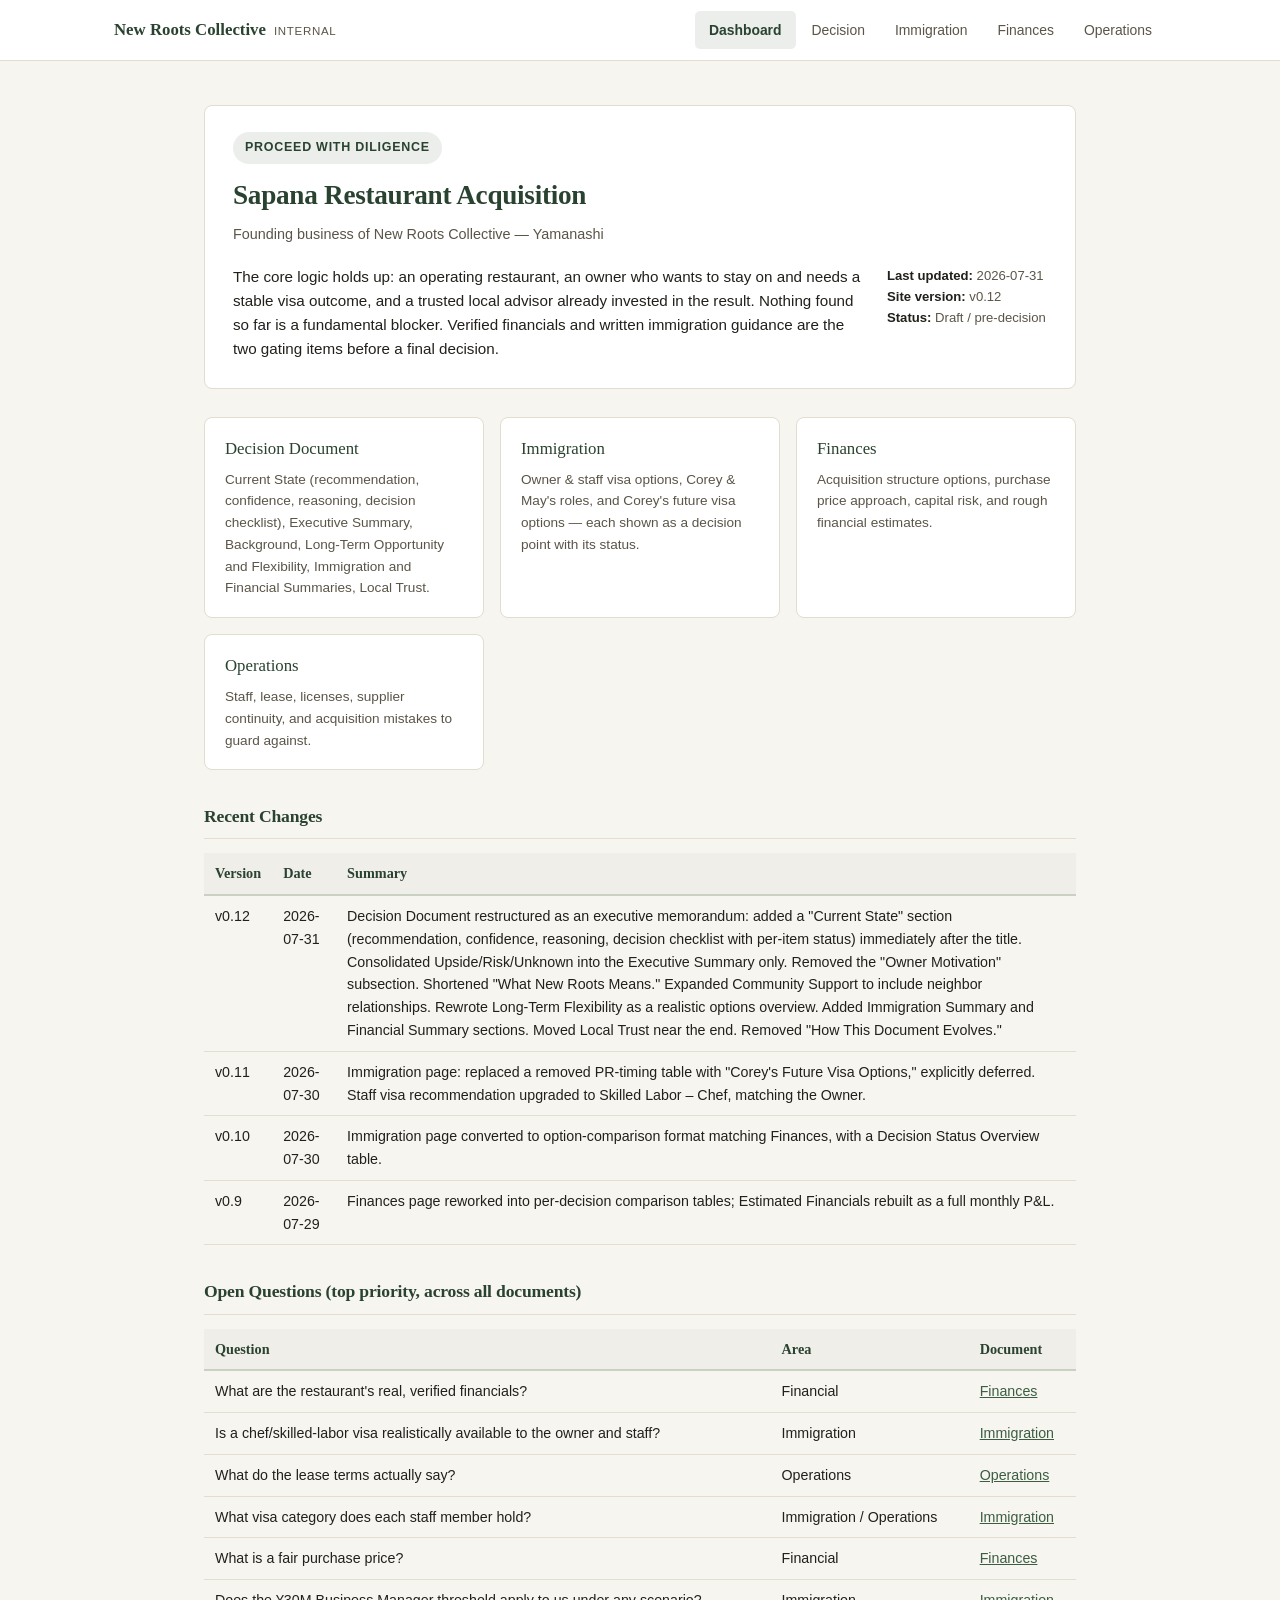
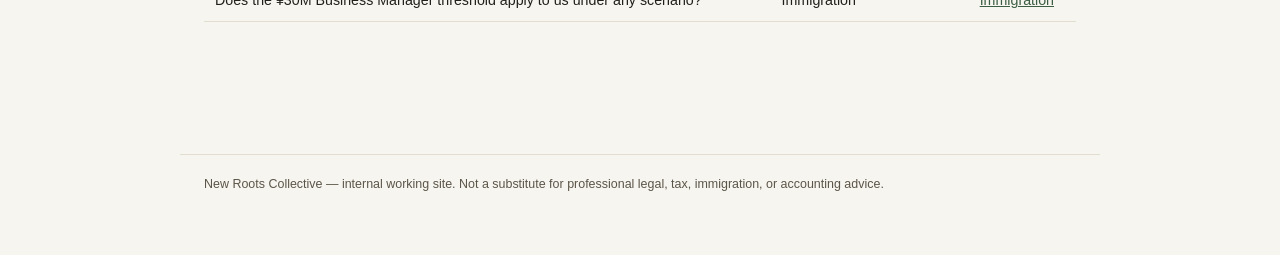
<file: index.html>
<!DOCTYPE html>
<html lang="en">
<head>
<meta charset="UTF-8">
<meta name="viewport" content="width=device-width, initial-scale=1.0">
<title>New Roots Collective — Dashboard</title>
<link rel="stylesheet" href="css/style.css">
</head>
<body data-page="dashboard">

<header class="topbar">
  <div class="topbar-inner">
    <a class="brand" href="index.html">
      <span class="brand-mark">New Roots Collective</span>
      <span class="brand-sub">Internal</span>
    </a>
    <button class="nav-toggle" id="navToggle" aria-label="Toggle navigation"><span></span><span></span><span></span></button>
    <nav class="toplinks" id="topLinks">
      <a href="index.html" data-nav="dashboard">Dashboard</a>
      <a href="pages/decision.html" data-nav="decision">Decision</a>
      <a href="pages/immigration.html" data-nav="immigration">Immigration</a>
      <a href="pages/finances.html" data-nav="finances">Finances</a>
      <a href="pages/operations.html" data-nav="operations">Operations</a>
    </nav>
  </div>
</header>

<main class="page">

  <div class="dash-hero">
    <span class="rec-badge">Proceed with diligence</span>
    <h1>Sapana Restaurant Acquisition</h1>
    <div class="sub">Founding business of New Roots Collective — Yamanashi</div>
    <div class="rec-row">
      <div class="rec-text">
        The core logic holds up: an operating restaurant, an owner who wants to stay on and needs a stable visa outcome, and a trusted local advisor already invested in the result. Nothing found so far is a fundamental blocker. Verified financials and written immigration guidance are the two gating items before a final decision.
      </div>
      <div class="rec-meta">
        <div><strong>Last updated:</strong> 2026-07-31</div>
        <div><strong>Site version:</strong> v0.12</div>
        <div><strong>Status:</strong> Draft / pre-decision</div>
      </div>
    </div>
  </div>

  <div class="card-grid">
    <a class="card" href="pages/decision.html">
      <div class="card-title">Decision Document</div>
      <p class="card-desc">Current State (recommendation, confidence, reasoning, decision checklist), Executive Summary, Background, Long-Term Opportunity and Flexibility, Immigration and Financial Summaries, Local Trust.</p>
    </a>
    <a class="card" href="pages/immigration.html">
      <div class="card-title">Immigration</div>
      <p class="card-desc">Owner & staff visa options, Corey & May's roles, and Corey's future visa options — each shown as a decision point with its status.</p>
    </a>
    <a class="card" href="pages/finances.html">
      <div class="card-title">Finances</div>
      <p class="card-desc">Acquisition structure options, purchase price approach, capital risk, and rough financial estimates.</p>
    </a>
    <a class="card" href="pages/operations.html">
      <div class="card-title">Operations</div>
      <p class="card-desc">Staff, lease, licenses, supplier continuity, and acquisition mistakes to guard against.</p>
    </a>
  </div>

  <div class="dash-section">
    <h2>Recent Changes</h2>
    <table>
      <tr><th>Version</th><th>Date</th><th>Summary</th></tr>
      <tr><td>v0.12</td><td>2026-07-31</td><td>Decision Document restructured as an executive memorandum: added a "Current State" section (recommendation, confidence, reasoning, decision checklist with per-item status) immediately after the title. Consolidated Upside/Risk/Unknown into the Executive Summary only. Removed the "Owner Motivation" subsection. Shortened "What New Roots Means." Expanded Community Support to include neighbor relationships. Rewrote Long-Term Flexibility as a realistic options overview. Added Immigration Summary and Financial Summary sections. Moved Local Trust near the end. Removed "How This Document Evolves."</td></tr>
      <tr><td>v0.11</td><td>2026-07-30</td><td>Immigration page: replaced a removed PR-timing table with "Corey's Future Visa Options," explicitly deferred. Staff visa recommendation upgraded to Skilled Labor – Chef, matching the Owner.</td></tr>
      <tr><td>v0.10</td><td>2026-07-30</td><td>Immigration page converted to option-comparison format matching Finances, with a Decision Status Overview table.</td></tr>
      <tr><td>v0.9</td><td>2026-07-29</td><td>Finances page reworked into per-decision comparison tables; Estimated Financials rebuilt as a full monthly P&L.</td></tr>
    </table>
  </div>

  <div class="dash-section">
    <h2>Open Questions (top priority, across all documents)</h2>
    <table>
      <tr><th>Question</th><th>Area</th><th>Document</th></tr>
      <tr><td>What are the restaurant's real, verified financials?</td><td>Financial</td><td><a href="pages/finances.html">Finances</a></td></tr>
      <tr><td>Is a chef/skilled-labor visa realistically available to the owner and staff?</td><td>Immigration</td><td><a href="pages/immigration.html">Immigration</a></td></tr>
      <tr><td>What do the lease terms actually say?</td><td>Operations</td><td><a href="pages/operations.html">Operations</a></td></tr>
      <tr><td>What visa category does each staff member hold?</td><td>Immigration / Operations</td><td><a href="pages/immigration.html">Immigration</a></td></tr>
      <tr><td>What is a fair purchase price?</td><td>Financial</td><td><a href="pages/finances.html">Finances</a></td></tr>
      <tr><td>Does the ¥30M Business Manager threshold apply to us under any scenario?</td><td>Immigration</td><td><a href="pages/immigration.html">Immigration</a></td></tr>
    </table>
  </div>

</main>

<footer class="site-foot">
  New Roots Collective — internal working site. Not a substitute for professional legal, tax, immigration, or accounting advice.
</footer>

<script src="js/main.js"></script>
</body>
</html>
</file>
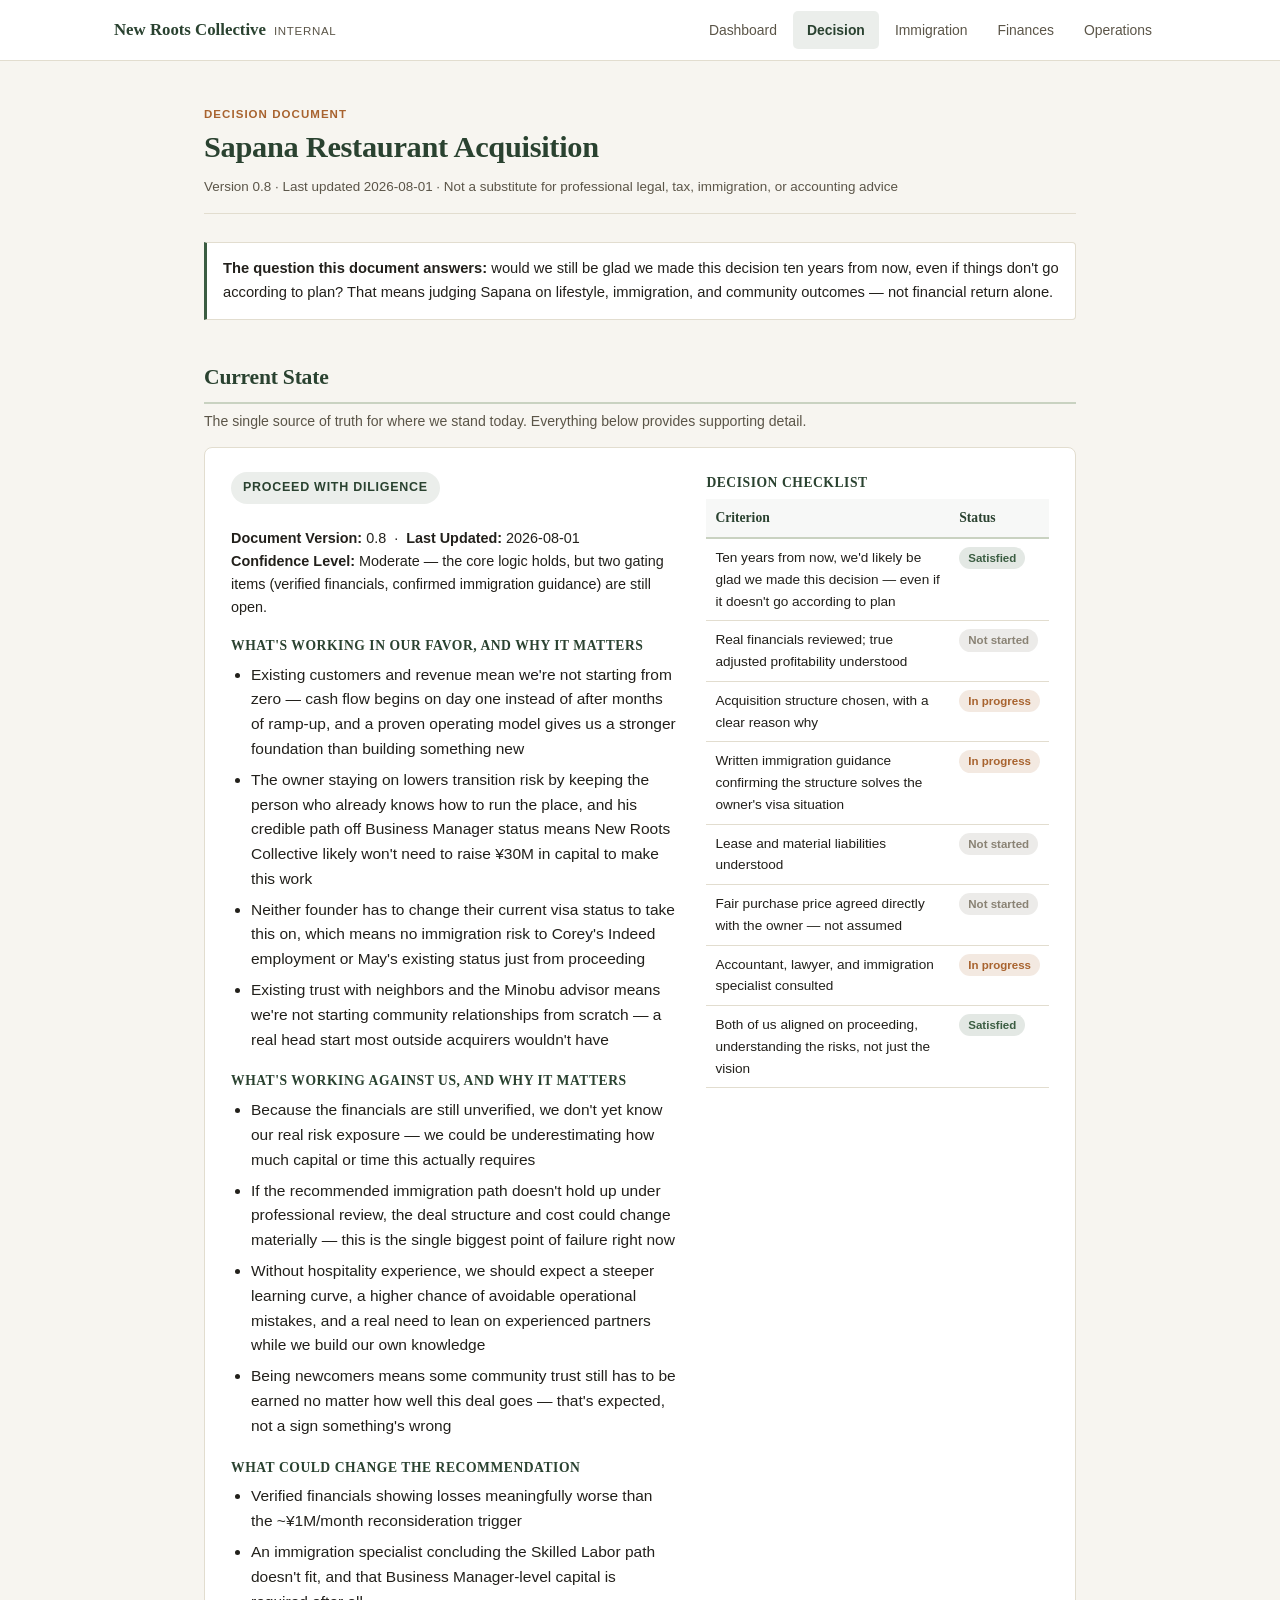
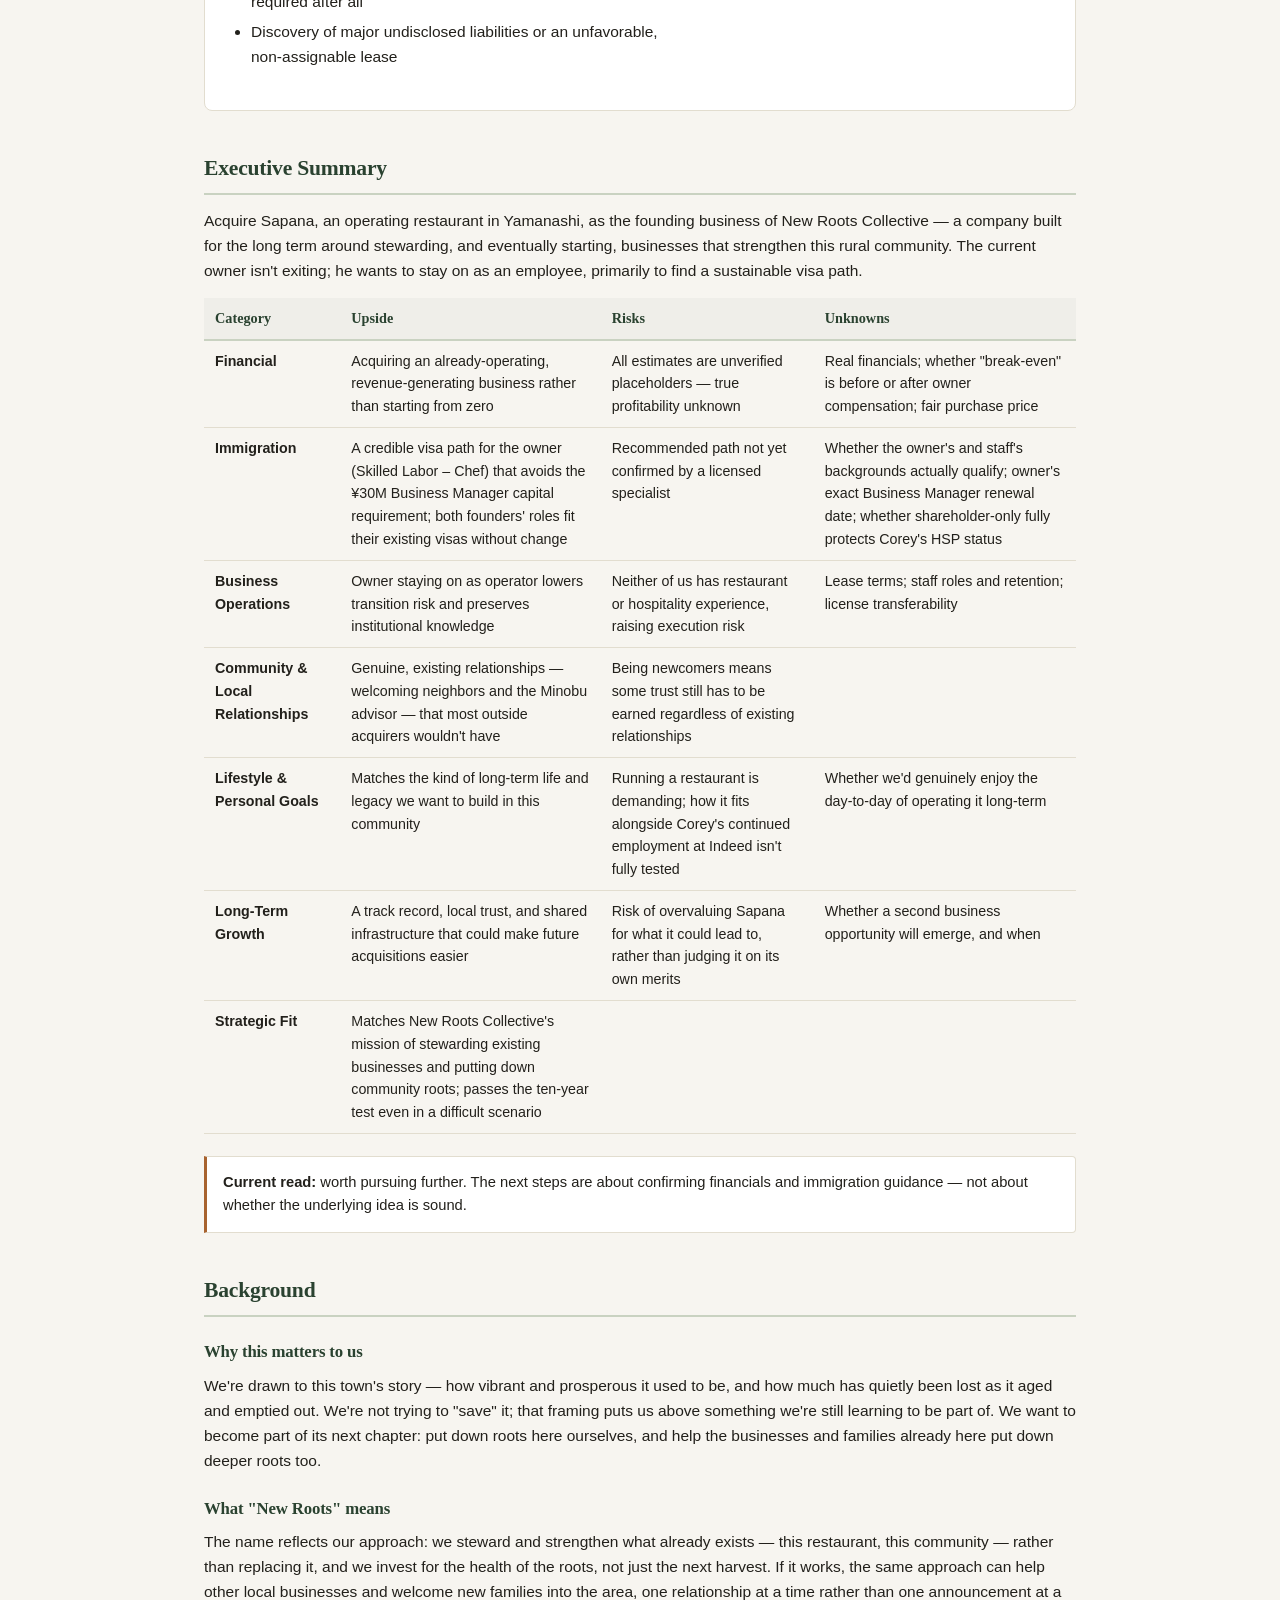
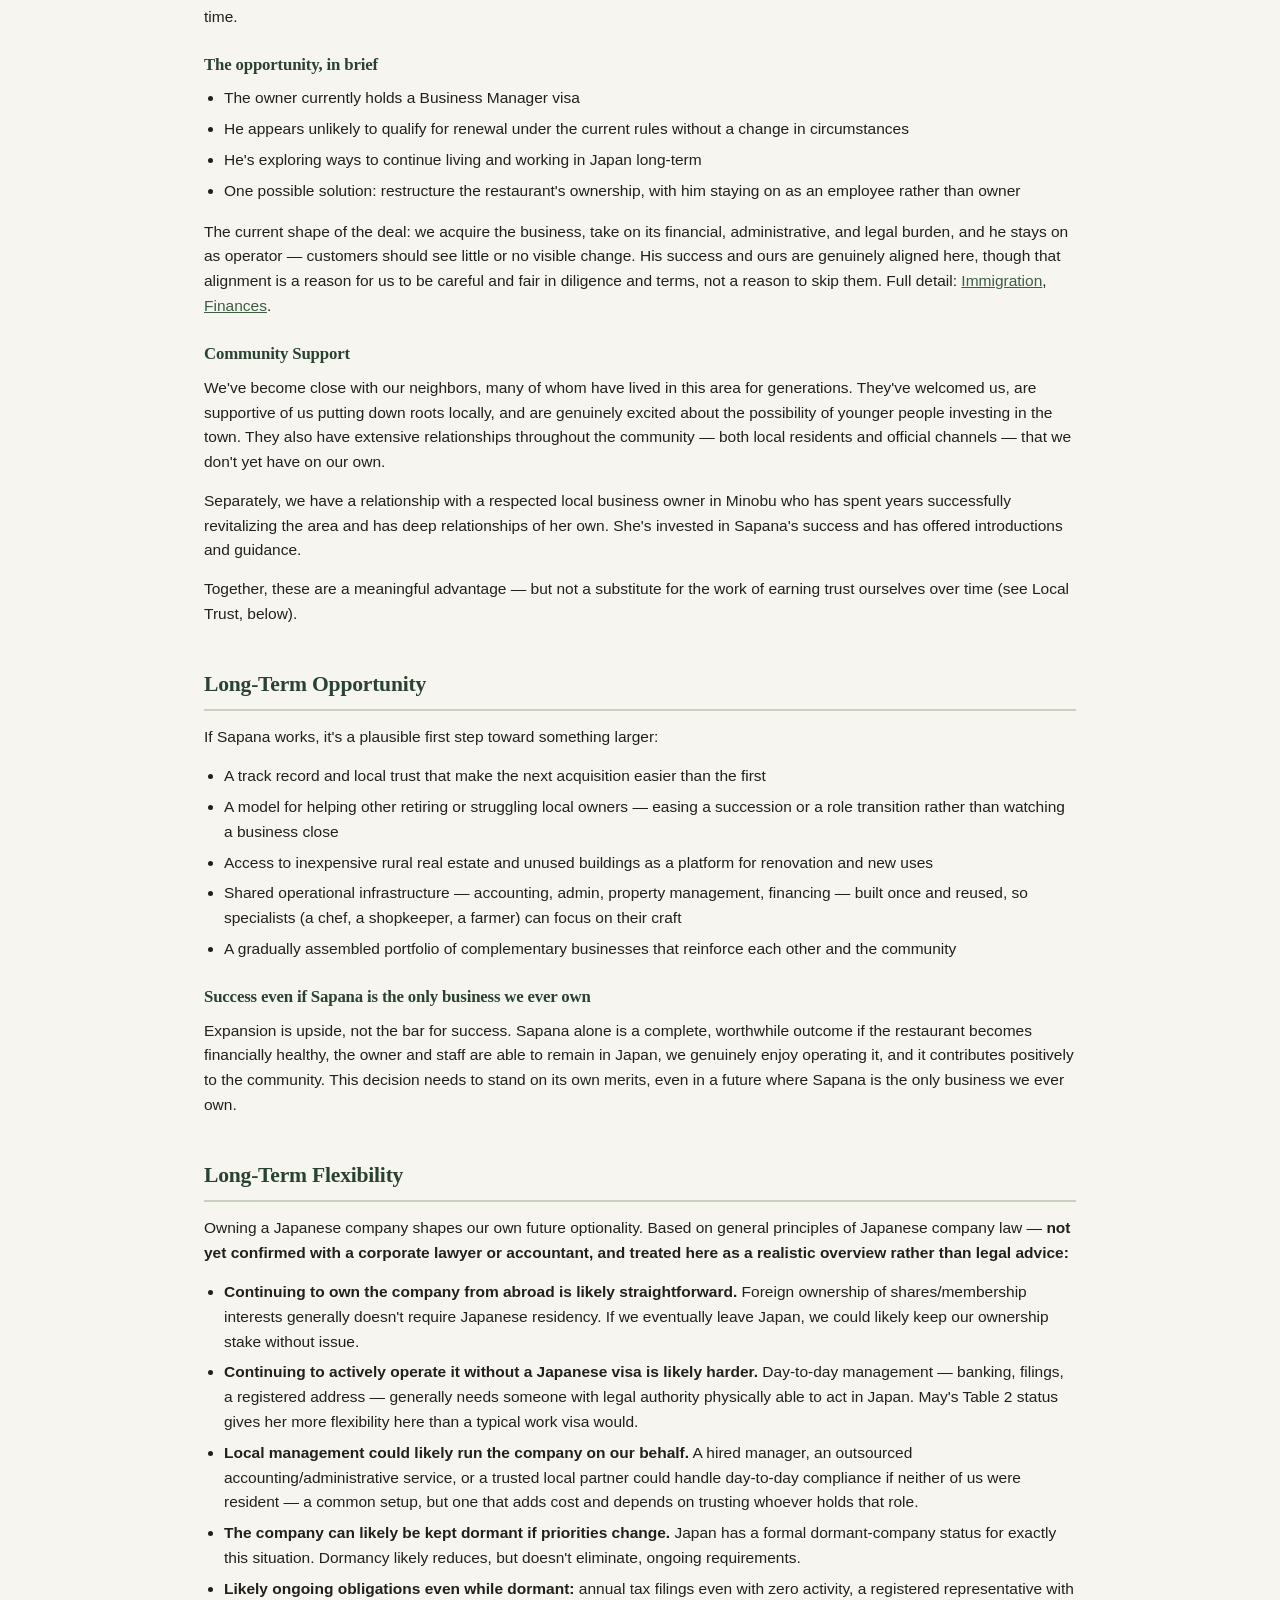
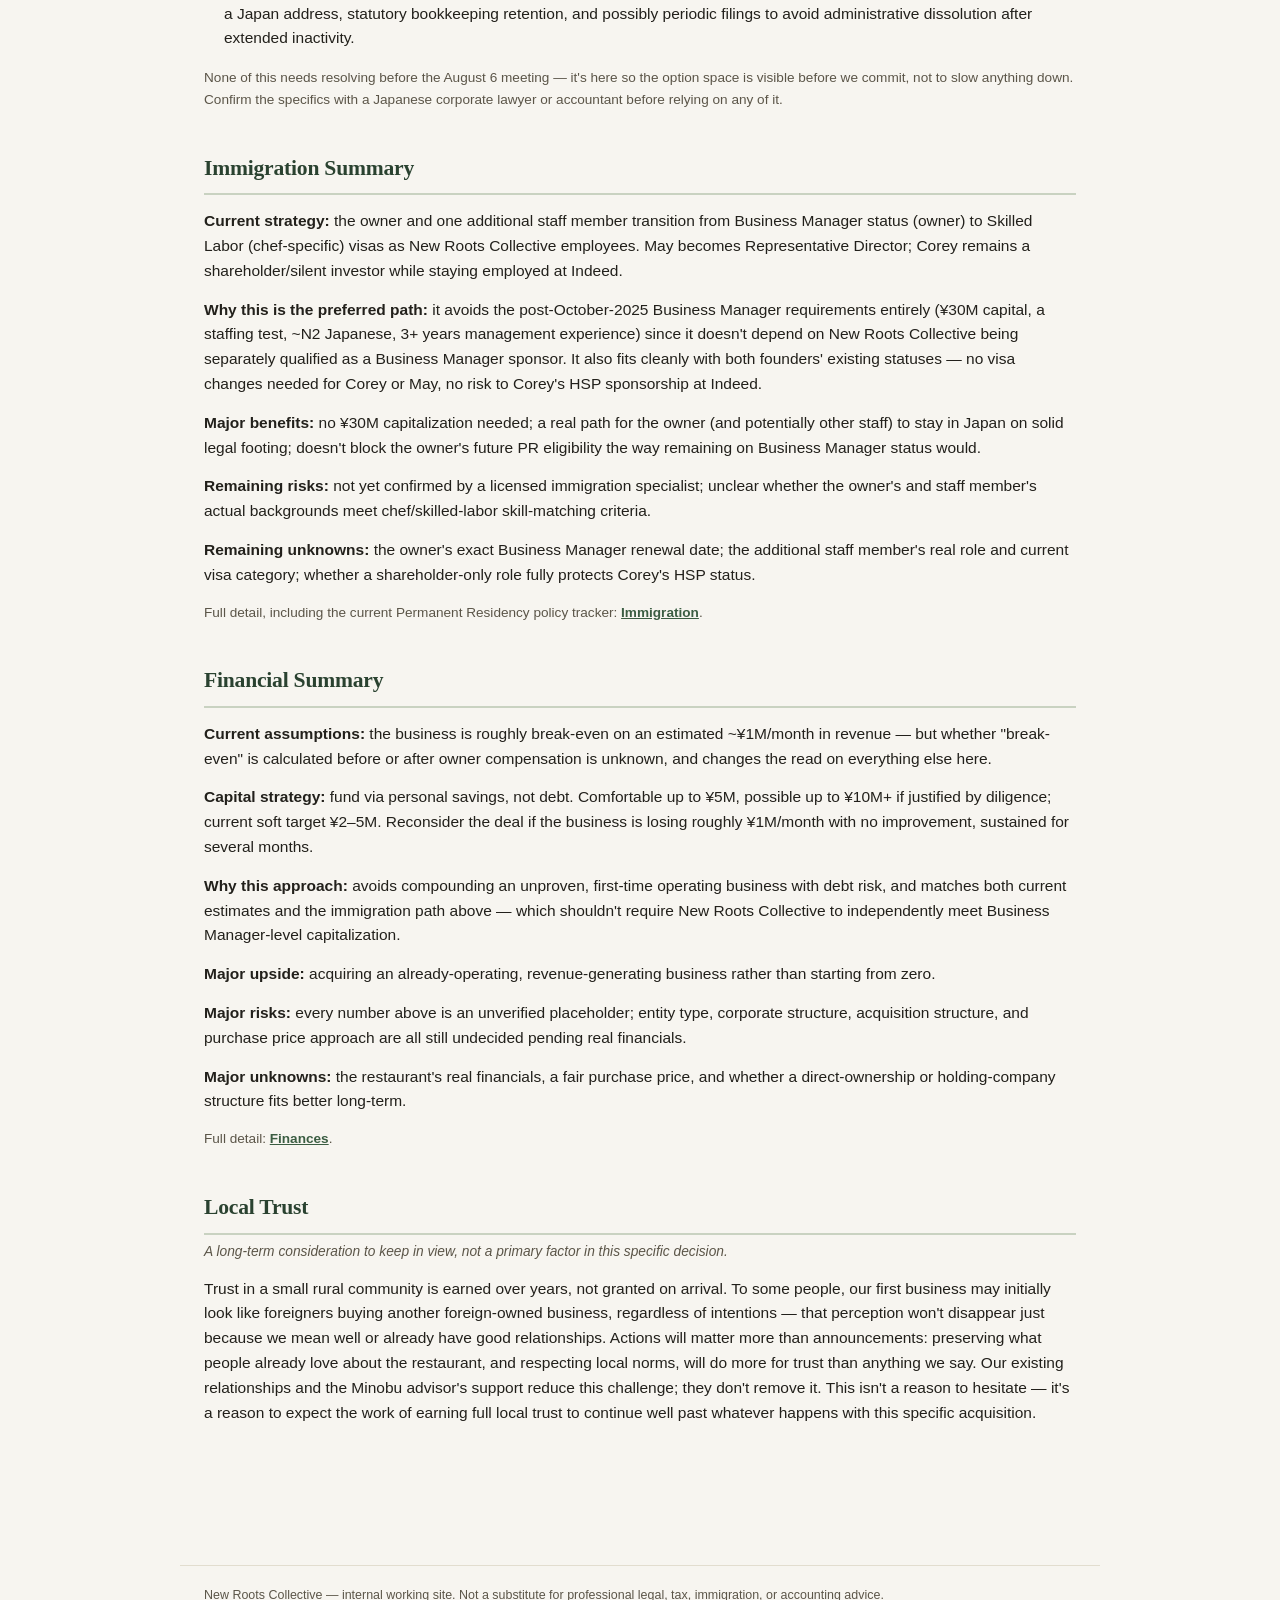
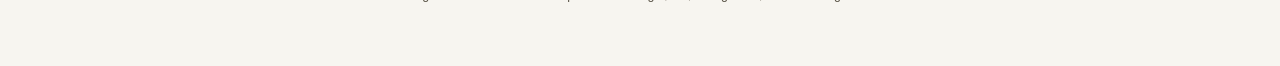
<file: pages/decision.html>
<!DOCTYPE html>
<html lang="en">
<head>
<meta charset="UTF-8">
<meta name="viewport" content="width=device-width, initial-scale=1.0">
<title>Decision Document — New Roots Collective</title>
<link rel="stylesheet" href="../css/style.css">
</head>
<body data-page="decision">

<header class="topbar">
  <div class="topbar-inner">
    <a class="brand" href="../index.html">
      <span class="brand-mark">New Roots Collective</span>
      <span class="brand-sub">Internal</span>
    </a>
    <button class="nav-toggle" id="navToggle" aria-label="Toggle navigation"><span></span><span></span><span></span></button>
    <nav class="toplinks" id="topLinks">
      <a href="../index.html" data-nav="dashboard">Dashboard</a>
      <a href="decision.html" data-nav="decision">Decision</a>
      <a href="immigration.html" data-nav="immigration">Immigration</a>
      <a href="finances.html" data-nav="finances">Finances</a>
      <a href="operations.html" data-nav="operations">Operations</a>
    </nav>
  </div>
</header>

<main class="page">
  <div class="page-eyebrow">Decision Document</div>
  <h1 class="page-title">Sapana Restaurant Acquisition</h1>
  <div class="page-meta">Version 0.8 · Last updated 2026-08-01 · Not a substitute for professional legal, tax, immigration, or accounting advice</div>

  <section id="question">
    <div class="callout good">
      <strong>The question this document answers:</strong> would we still be glad we made this decision ten years from now, even if things don't go according to plan? That means judging Sapana on lifestyle, immigration, and community outcomes — not financial return alone.
    </div>
  </section>

  <section id="current-state">
    <h2>Current State</h2>
    <p style="font-size:0.88rem; color:var(--ink-soft); margin-top:-8px;">The single source of truth for where we stand today. Everything below provides supporting detail.</p>

    <div class="current-state">
      <div class="current-state-grid">

        <div class="current-state-narrative">
          <div class="current-state-meta">
            <span class="rec-badge">Proceed with diligence</span><br><br>
            <strong>Document Version:</strong> 0.8 &nbsp;·&nbsp; <strong>Last Updated:</strong> 2026-08-01<br>
            <strong>Confidence Level:</strong> Moderate — the core logic holds, but two gating items (verified financials, confirmed immigration guidance) are still open.
          </div>

          <h4>What's working in our favor, and why it matters</h4>
          <ul>
            <li>Existing customers and revenue mean we're not starting from zero — cash flow begins on day one instead of after months of ramp-up, and a proven operating model gives us a stronger foundation than building something new</li>
            <li>The owner staying on lowers transition risk by keeping the person who already knows how to run the place, and his credible path off Business Manager status means New Roots Collective likely won't need to raise ¥30M in capital to make this work</li>
            <li>Neither founder has to change their current visa status to take this on, which means no immigration risk to Corey's Indeed employment or May's existing status just from proceeding</li>
            <li>Existing trust with neighbors and the Minobu advisor means we're not starting community relationships from scratch — a real head start most outside acquirers wouldn't have</li>
          </ul>

          <h4>What's working against us, and why it matters</h4>
          <ul>
            <li>Because the financials are still unverified, we don't yet know our real risk exposure — we could be underestimating how much capital or time this actually requires</li>
            <li>If the recommended immigration path doesn't hold up under professional review, the deal structure and cost could change materially — this is the single biggest point of failure right now</li>
            <li>Without hospitality experience, we should expect a steeper learning curve, a higher chance of avoidable operational mistakes, and a real need to lean on experienced partners while we build our own knowledge</li>
            <li>Being newcomers means some community trust still has to be earned no matter how well this deal goes — that's expected, not a sign something's wrong</li>
          </ul>

          <h4>What could change the recommendation</h4>
          <ul>
            <li>Verified financials showing losses meaningfully worse than the ~¥1M/month reconsideration trigger</li>
            <li>An immigration specialist concluding the Skilled Labor path doesn't fit, and that Business Manager-level capital is required after all</li>
            <li>Discovery of major undisclosed liabilities or an unfavorable, non-assignable lease</li>
          </ul>
        </div>

        <div class="current-state-checklist">
          <h4>Decision Checklist</h4>
          <table>
            <tr><th>Criterion</th><th>Status</th></tr>
            <tr><td>Ten years from now, we'd likely be glad we made this decision — even if it doesn't go according to plan</td><td><span class="status status-confirmed">Satisfied</span></td></tr>
            <tr><td>Real financials reviewed; true adjusted profitability understood</td><td><span class="status status-speculative">Not started</span></td></tr>
            <tr><td>Acquisition structure chosen, with a clear reason why</td><td><span class="status status-proposed">In progress</span></td></tr>
            <tr><td>Written immigration guidance confirming the structure solves the owner's visa situation</td><td><span class="status status-proposed">In progress</span></td></tr>
            <tr><td>Lease and material liabilities understood</td><td><span class="status status-speculative">Not started</span></td></tr>
            <tr><td>Fair purchase price agreed directly with the owner — not assumed</td><td><span class="status status-speculative">Not started</span></td></tr>
            <tr><td>Accountant, lawyer, and immigration specialist consulted</td><td><span class="status status-proposed">In progress</span></td></tr>
            <tr><td>Both of us aligned on proceeding, understanding the risks, not just the vision</td><td><span class="status status-confirmed">Satisfied</span></td></tr>
          </table>
        </div>

      </div>
    </div>
  </section>

  <section id="summary">
    <h2>Executive Summary</h2>
    <p>Acquire Sapana, an operating restaurant in Yamanashi, as the founding business of New Roots Collective — a company built for the long term around stewarding, and eventually starting, businesses that strengthen this rural community. The current owner isn't exiting; he wants to stay on as an employee, primarily to find a sustainable visa path.</p>

    <table>
      <tr><th>Category</th><th>Upside</th><th>Risks</th><th>Unknowns</th></tr>
      <tr>
        <td><strong>Financial</strong></td>
        <td>Acquiring an already-operating, revenue-generating business rather than starting from zero</td>
        <td>All estimates are unverified placeholders — true profitability unknown</td>
        <td>Real financials; whether "break-even" is before or after owner compensation; fair purchase price</td>
      </tr>
      <tr>
        <td><strong>Immigration</strong></td>
        <td>A credible visa path for the owner (Skilled Labor – Chef) that avoids the ¥30M Business Manager capital requirement; both founders' roles fit their existing visas without change</td>
        <td>Recommended path not yet confirmed by a licensed specialist</td>
        <td>Whether the owner's and staff's backgrounds actually qualify; owner's exact Business Manager renewal date; whether shareholder-only fully protects Corey's HSP status</td>
      </tr>
      <tr>
        <td><strong>Business Operations</strong></td>
        <td>Owner staying on as operator lowers transition risk and preserves institutional knowledge</td>
        <td>Neither of us has restaurant or hospitality experience, raising execution risk</td>
        <td>Lease terms; staff roles and retention; license transferability</td>
      </tr>
      <tr>
        <td><strong>Community &amp; Local Relationships</strong></td>
        <td>Genuine, existing relationships — welcoming neighbors and the Minobu advisor — that most outside acquirers wouldn't have</td>
        <td>Being newcomers means some trust still has to be earned regardless of existing relationships</td>
        <td></td>
      </tr>
      <tr>
        <td><strong>Lifestyle &amp; Personal Goals</strong></td>
        <td>Matches the kind of long-term life and legacy we want to build in this community</td>
        <td>Running a restaurant is demanding; how it fits alongside Corey's continued employment at Indeed isn't fully tested</td>
        <td>Whether we'd genuinely enjoy the day-to-day of operating it long-term</td>
      </tr>
      <tr>
        <td><strong>Long-Term Growth</strong></td>
        <td>A track record, local trust, and shared infrastructure that could make future acquisitions easier</td>
        <td>Risk of overvaluing Sapana for what it could lead to, rather than judging it on its own merits</td>
        <td>Whether a second business opportunity will emerge, and when</td>
      </tr>
      <tr>
        <td><strong>Strategic Fit</strong></td>
        <td>Matches New Roots Collective's mission of stewarding existing businesses and putting down community roots; passes the ten-year test even in a difficult scenario</td>
        <td></td>
        <td></td>
      </tr>
    </table>

    <div class="callout"><strong>Current read:</strong> worth pursuing further. The next steps are about confirming financials and immigration guidance — not about whether the underlying idea is sound.</div>
  </section>

  <section id="background">
    <h2>Background</h2>
    <h3>Why this matters to us</h3>
    <p>We're drawn to this town's story — how vibrant and prosperous it used to be, and how much has quietly been lost as it aged and emptied out. We're not trying to "save" it; that framing puts us above something we're still learning to be part of. We want to become part of its next chapter: put down roots here ourselves, and help the businesses and families already here put down deeper roots too.</p>

    <h3>What "New Roots" means</h3>
    <p>The name reflects our approach: we steward and strengthen what already exists — this restaurant, this community — rather than replacing it, and we invest for the health of the roots, not just the next harvest. If it works, the same approach can help other local businesses and welcome new families into the area, one relationship at a time rather than one announcement at a time.</p>

    <h3>The opportunity, in brief</h3>
    <ul>
      <li>The owner currently holds a Business Manager visa</li>
      <li>He appears unlikely to qualify for renewal under the current rules without a change in circumstances</li>
      <li>He's exploring ways to continue living and working in Japan long-term</li>
      <li>One possible solution: restructure the restaurant's ownership, with him staying on as an employee rather than owner</li>
    </ul>
    <p>The current shape of the deal: we acquire the business, take on its financial, administrative, and legal burden, and he stays on as operator — customers should see little or no visible change. His success and ours are genuinely aligned here, though that alignment is a reason for us to be careful and fair in diligence and terms, not a reason to skip them. Full detail: <a href="immigration.html">Immigration</a>, <a href="finances.html">Finances</a>.</p>

    <h3>Community Support</h3>
    <p>We've become close with our neighbors, many of whom have lived in this area for generations. They've welcomed us, are supportive of us putting down roots locally, and are genuinely excited about the possibility of younger people investing in the town. They also have extensive relationships throughout the community — both local residents and official channels — that we don't yet have on our own.</p>
    <p>Separately, we have a relationship with a respected local business owner in Minobu who has spent years successfully revitalizing the area and has deep relationships of her own. She's invested in Sapana's success and has offered introductions and guidance.</p>
    <p>Together, these are a meaningful advantage — but not a substitute for the work of earning trust ourselves over time (see Local Trust, below).</p>
  </section>

  <section id="long-term">
    <h2>Long-Term Opportunity</h2>
    <p>If Sapana works, it's a plausible first step toward something larger:</p>
    <ul>
      <li>A track record and local trust that make the next acquisition easier than the first</li>
      <li>A model for helping other retiring or struggling local owners — easing a succession or a role transition rather than watching a business close</li>
      <li>Access to inexpensive rural real estate and unused buildings as a platform for renovation and new uses</li>
      <li>Shared operational infrastructure — accounting, admin, property management, financing — built once and reused, so specialists (a chef, a shopkeeper, a farmer) can focus on their craft</li>
      <li>A gradually assembled portfolio of complementary businesses that reinforce each other and the community</li>
    </ul>

    <h3>Success even if Sapana is the only business we ever own</h3>
    <p>Expansion is upside, not the bar for success. Sapana alone is a complete, worthwhile outcome if the restaurant becomes financially healthy, the owner and staff are able to remain in Japan, we genuinely enjoy operating it, and it contributes positively to the community. This decision needs to stand on its own merits, even in a future where Sapana is the only business we ever own.</p>
  </section>

  <section id="flexibility">
    <h2>Long-Term Flexibility</h2>
    <p>Owning a Japanese company shapes our own future optionality. Based on general principles of Japanese company law — <strong>not yet confirmed with a corporate lawyer or accountant, and treated here as a realistic overview rather than legal advice:</strong></p>
    <ul>
      <li><strong>Continuing to own the company from abroad is likely straightforward.</strong> Foreign ownership of shares/membership interests generally doesn't require Japanese residency. If we eventually leave Japan, we could likely keep our ownership stake without issue.</li>
      <li><strong>Continuing to actively operate it without a Japanese visa is likely harder.</strong> Day-to-day management — banking, filings, a registered address — generally needs someone with legal authority physically able to act in Japan. May's Table 2 status gives her more flexibility here than a typical work visa would.</li>
      <li><strong>Local management could likely run the company on our behalf.</strong> A hired manager, an outsourced accounting/administrative service, or a trusted local partner could handle day-to-day compliance if neither of us were resident — a common setup, but one that adds cost and depends on trusting whoever holds that role.</li>
      <li><strong>The company can likely be kept dormant if priorities change.</strong> Japan has a formal dormant-company status for exactly this situation. Dormancy likely reduces, but doesn't eliminate, ongoing requirements.</li>
      <li><strong>Likely ongoing obligations even while dormant:</strong> annual tax filings even with zero activity, a registered representative with a Japan address, statutory bookkeeping retention, and possibly periodic filings to avoid administrative dissolution after extended inactivity.</li>
    </ul>
    <p class="see-also">None of this needs resolving before the August 6 meeting — it's here so the option space is visible before we commit, not to slow anything down. Confirm the specifics with a Japanese corporate lawyer or accountant before relying on any of it.</p>
  </section>

  <section id="immigration-summary">
    <h2>Immigration Summary</h2>
    <p><strong>Current strategy:</strong> the owner and one additional staff member transition from Business Manager status (owner) to Skilled Labor (chef-specific) visas as New Roots Collective employees. May becomes Representative Director; Corey remains a shareholder/silent investor while staying employed at Indeed.</p>
    <p><strong>Why this is the preferred path:</strong> it avoids the post-October-2025 Business Manager requirements entirely (¥30M capital, a staffing test, ~N2 Japanese, 3+ years management experience) since it doesn't depend on New Roots Collective being separately qualified as a Business Manager sponsor. It also fits cleanly with both founders' existing statuses — no visa changes needed for Corey or May, no risk to Corey's HSP sponsorship at Indeed.</p>
    <p><strong>Major benefits:</strong> no ¥30M capitalization needed; a real path for the owner (and potentially other staff) to stay in Japan on solid legal footing; doesn't block the owner's future PR eligibility the way remaining on Business Manager status would.</p>
    <p><strong>Remaining risks:</strong> not yet confirmed by a licensed immigration specialist; unclear whether the owner's and staff member's actual backgrounds meet chef/skilled-labor skill-matching criteria.</p>
    <p><strong>Remaining unknowns:</strong> the owner's exact Business Manager renewal date; the additional staff member's real role and current visa category; whether a shareholder-only role fully protects Corey's HSP status.</p>
    <p class="see-also">Full detail, including the current Permanent Residency policy tracker: <a href="immigration.html">Immigration</a>.</p>
  </section>

  <section id="financial-summary">
    <h2>Financial Summary</h2>
    <p><strong>Current assumptions:</strong> the business is roughly break-even on an estimated ~¥1M/month in revenue — but whether "break-even" is calculated before or after owner compensation is unknown, and changes the read on everything else here.</p>
    <p><strong>Capital strategy:</strong> fund via personal savings, not debt. Comfortable up to ¥5M, possible up to ¥10M+ if justified by diligence; current soft target ¥2–5M. Reconsider the deal if the business is losing roughly ¥1M/month with no improvement, sustained for several months.</p>
    <p><strong>Why this approach:</strong> avoids compounding an unproven, first-time operating business with debt risk, and matches both current estimates and the immigration path above — which shouldn't require New Roots Collective to independently meet Business Manager-level capitalization.</p>
    <p><strong>Major upside:</strong> acquiring an already-operating, revenue-generating business rather than starting from zero.</p>
    <p><strong>Major risks:</strong> every number above is an unverified placeholder; entity type, corporate structure, acquisition structure, and purchase price approach are all still undecided pending real financials.</p>
    <p><strong>Major unknowns:</strong> the restaurant's real financials, a fair purchase price, and whether a direct-ownership or holding-company structure fits better long-term.</p>
    <p class="see-also">Full detail: <a href="finances.html">Finances</a>.</p>
  </section>

  <section id="local-trust">
    <h2>Local Trust</h2>
    <p style="font-size:0.86rem; color:var(--ink-soft); margin-top:-8px;"><em>A long-term consideration to keep in view, not a primary factor in this specific decision.</em></p>
    <p>Trust in a small rural community is earned over years, not granted on arrival. To some people, our first business may initially look like foreigners buying another foreign-owned business, regardless of intentions — that perception won't disappear just because we mean well or already have good relationships. Actions will matter more than announcements: preserving what people already love about the restaurant, and respecting local norms, will do more for trust than anything we say. Our existing relationships and the Minobu advisor's support reduce this challenge; they don't remove it. This isn't a reason to hesitate — it's a reason to expect the work of earning full local trust to continue well past whatever happens with this specific acquisition.</p>
  </section>

</main>

<footer class="site-foot">
  New Roots Collective — internal working site. Not a substitute for professional legal, tax, immigration, or accounting advice.
</footer>

<script src="../js/main.js"></script>
</body>
</html>
</file>
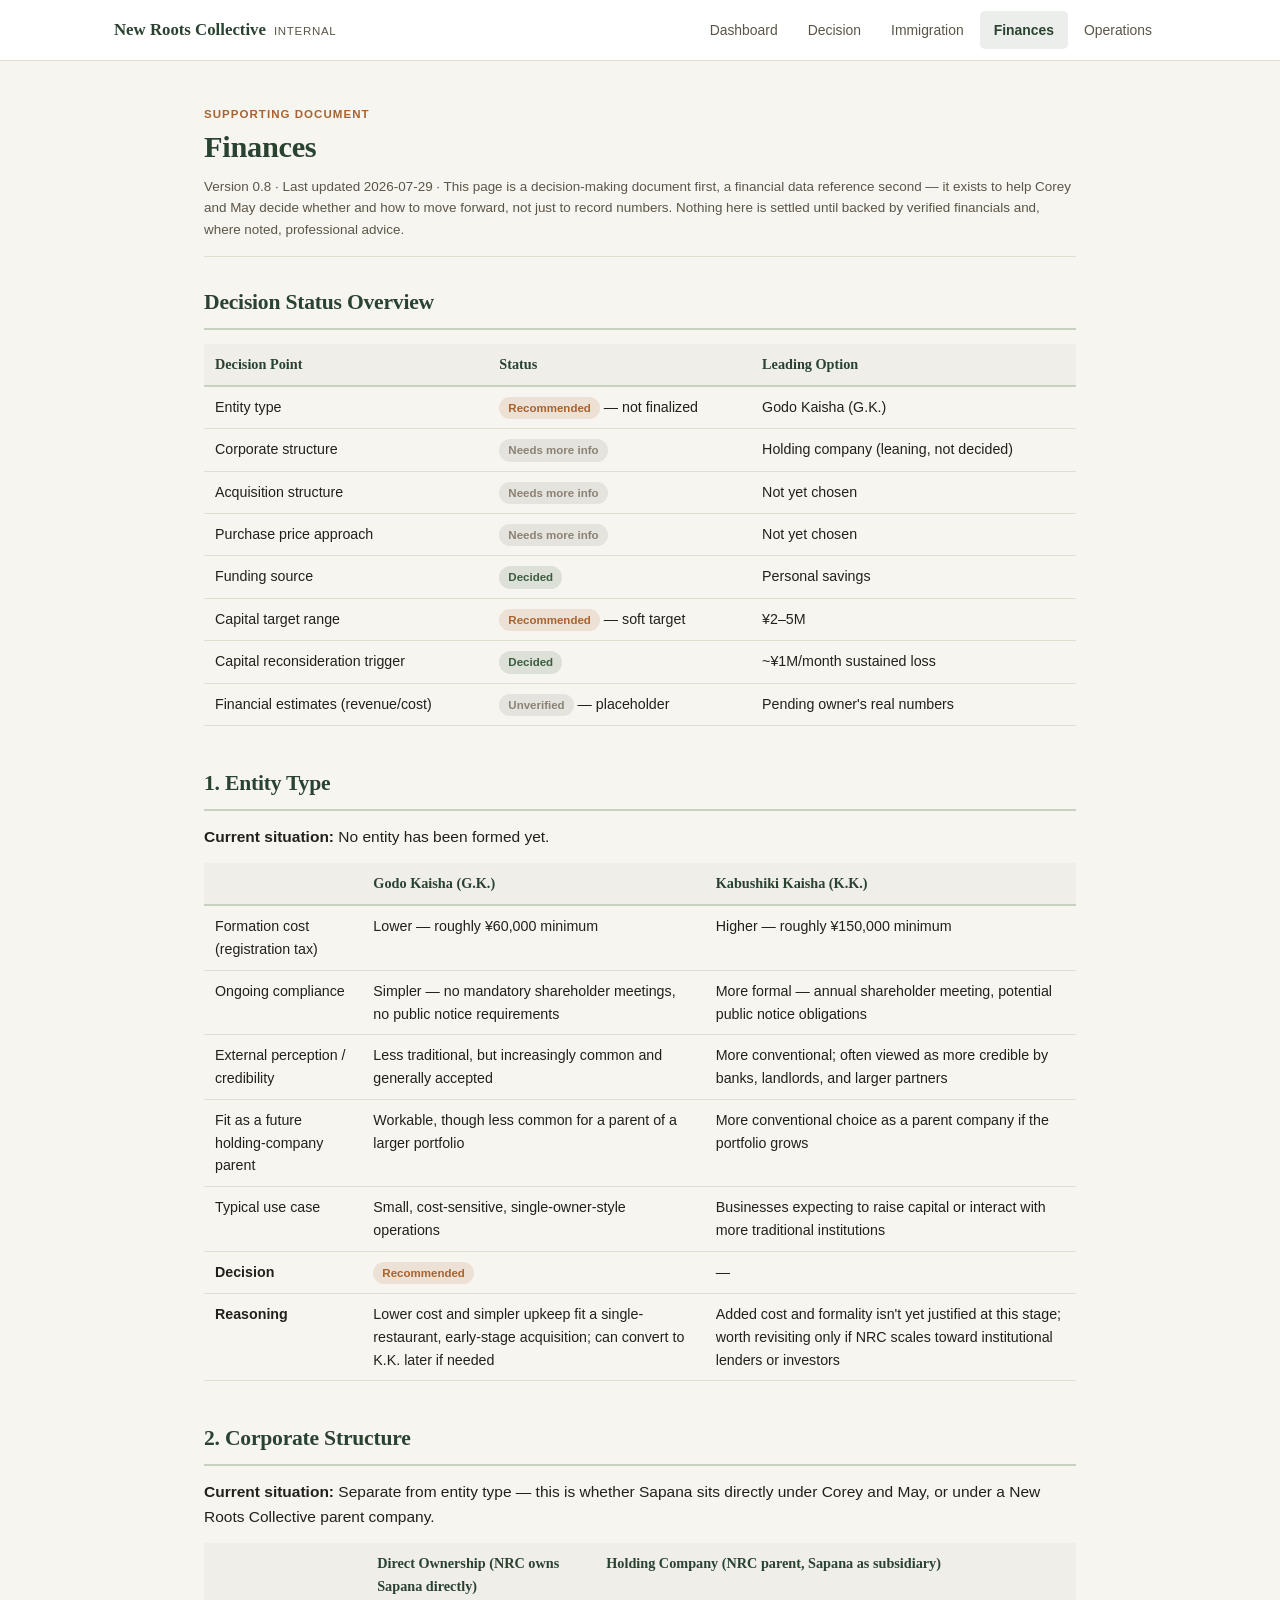
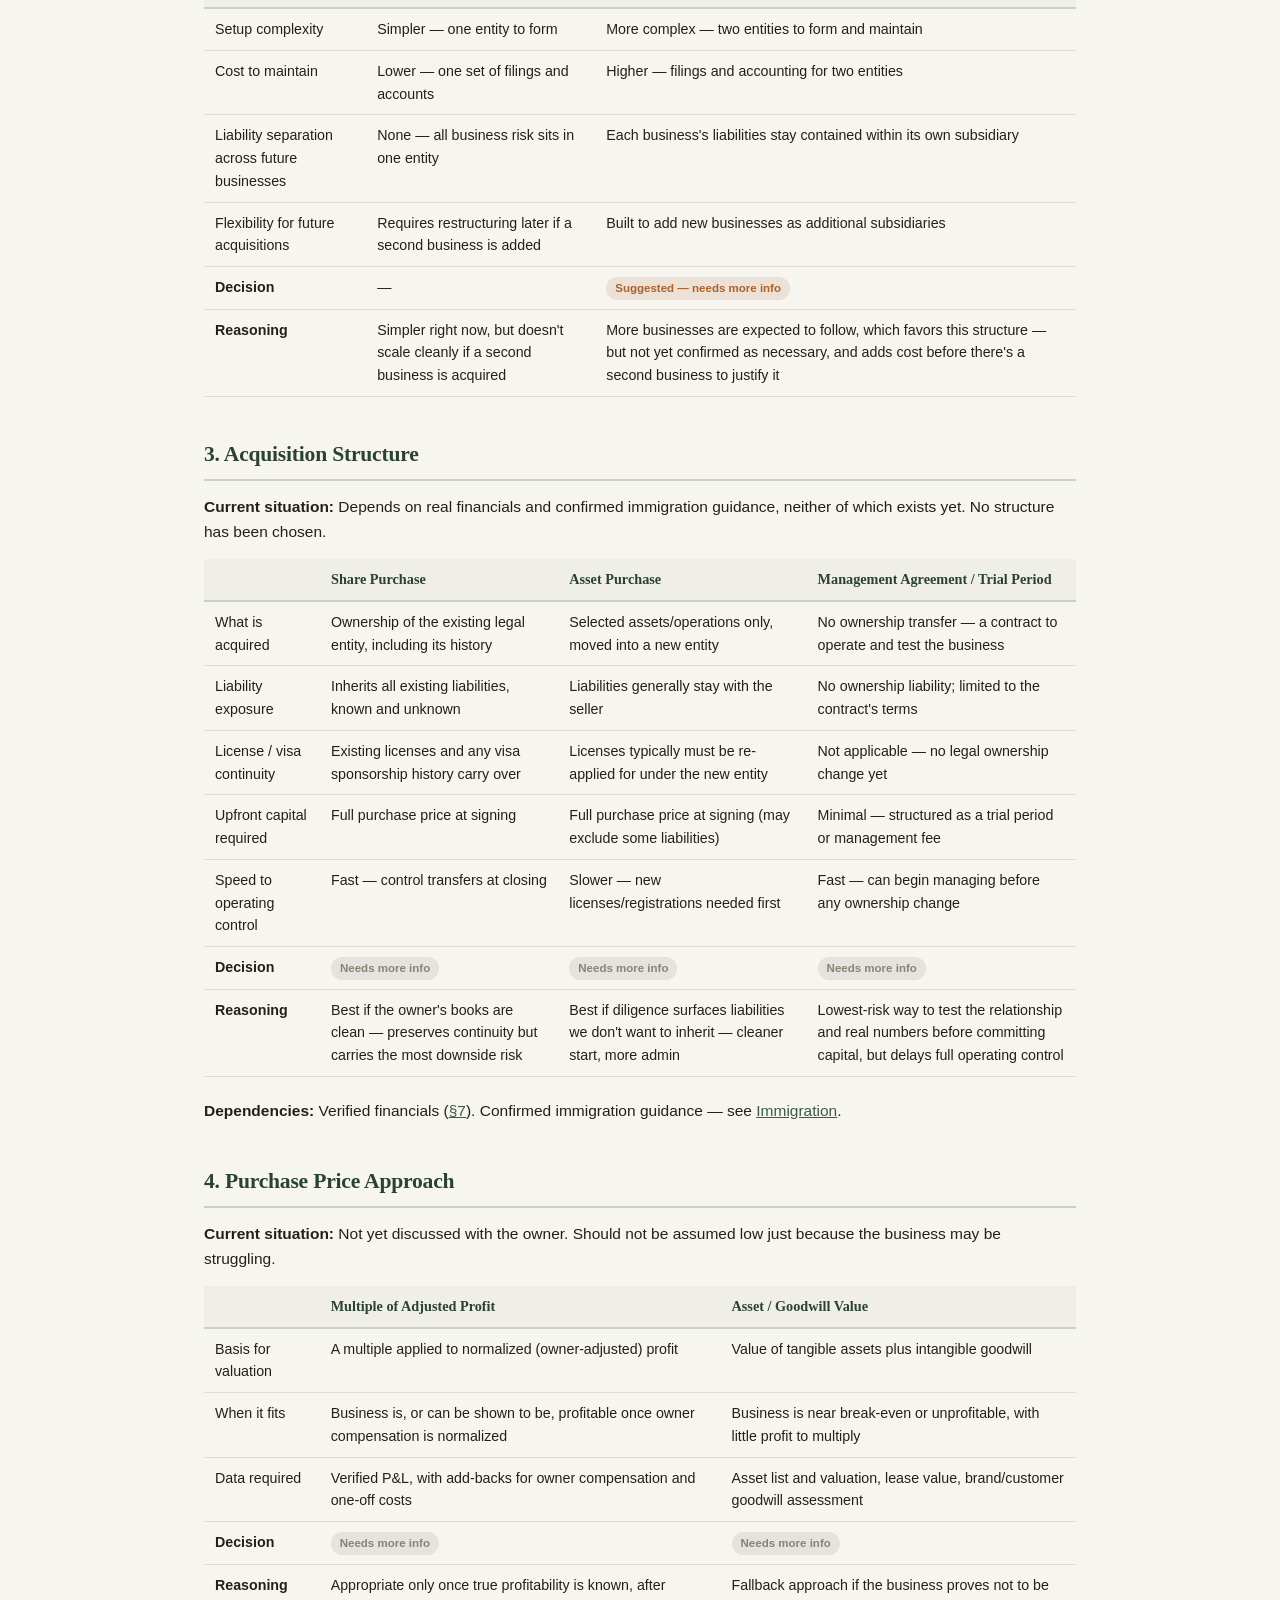
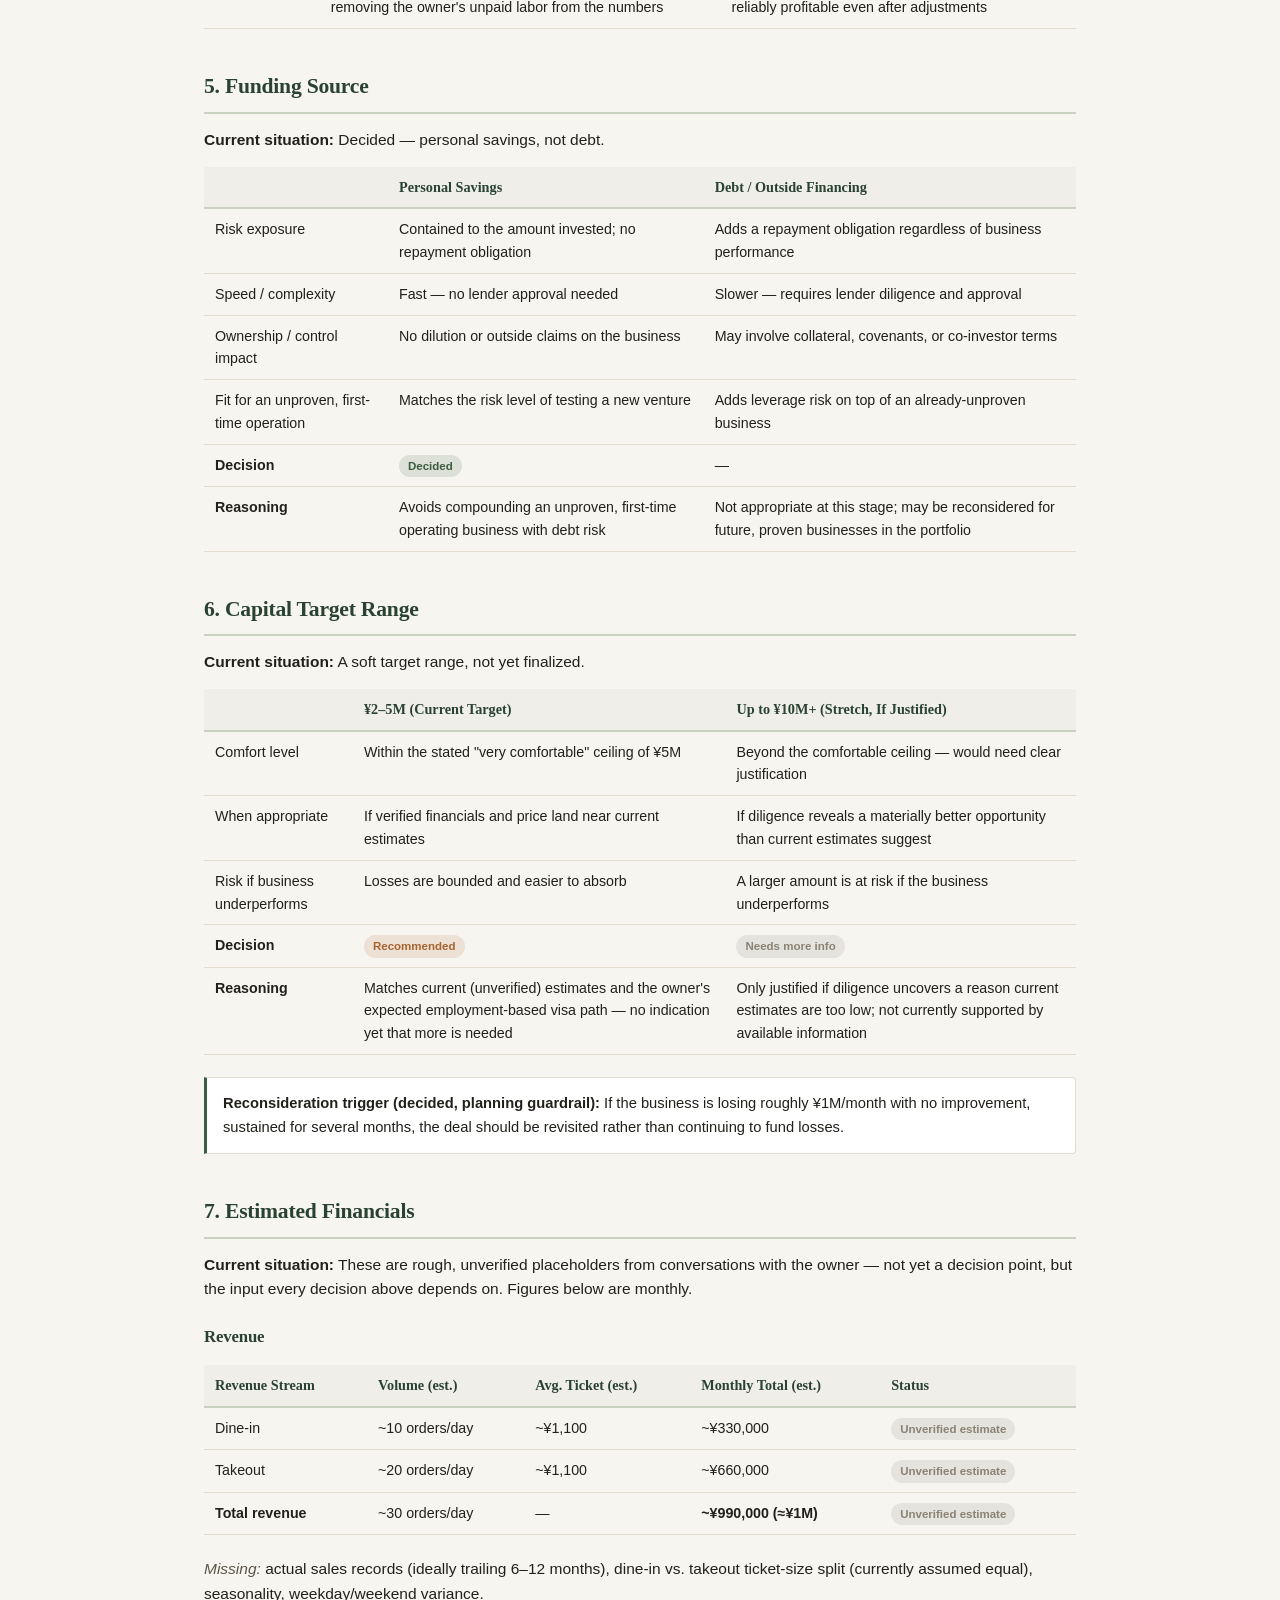
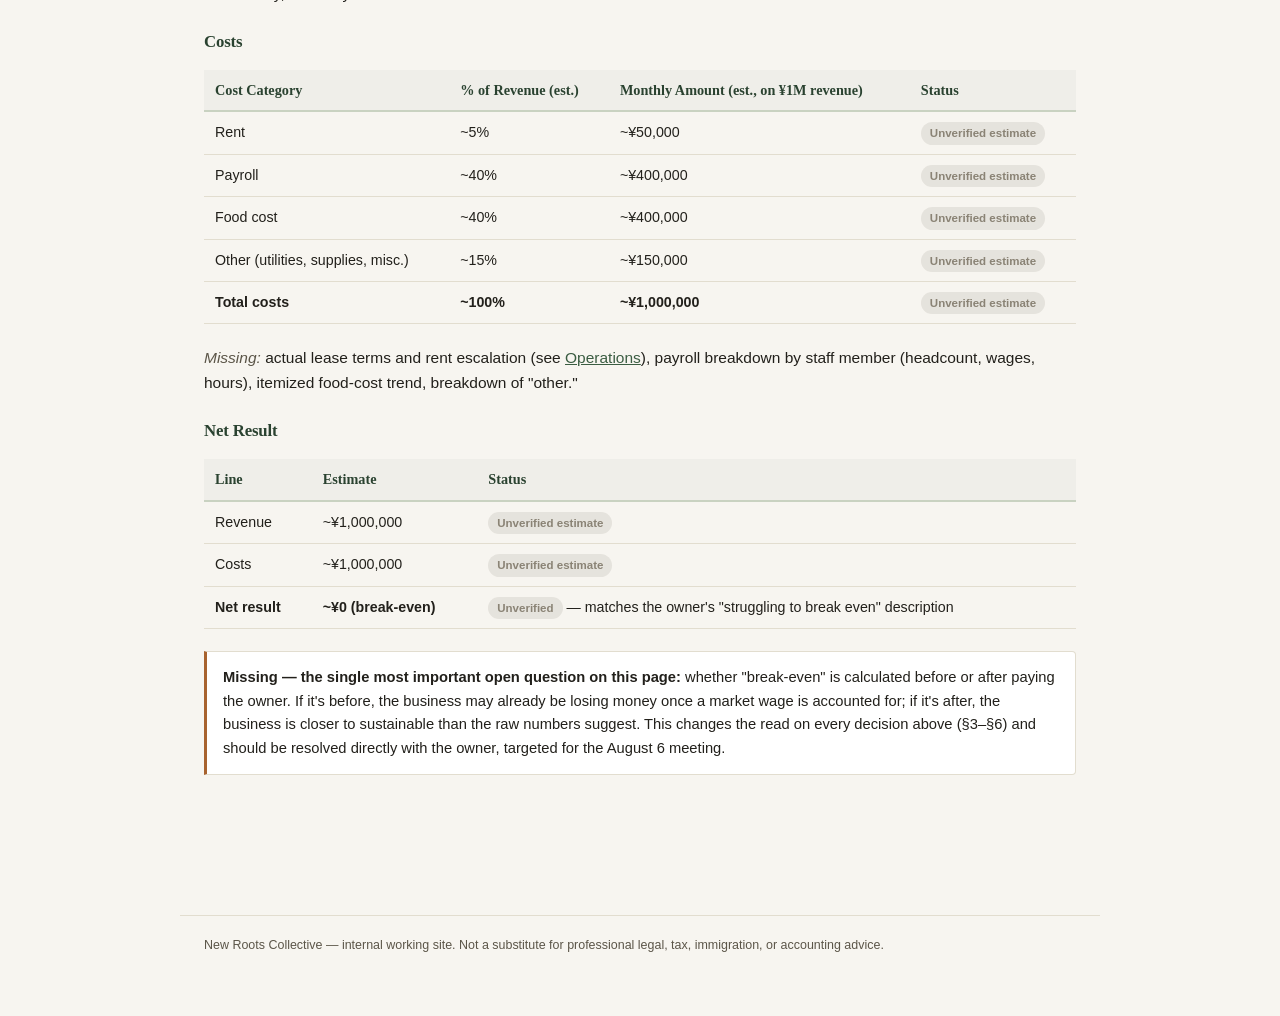
<file: pages/finances.html>
<!DOCTYPE html>
<html lang="en">
<head>
<meta charset="UTF-8">
<meta name="viewport" content="width=device-width, initial-scale=1.0">
<title>Finances — New Roots Collective</title>
<link rel="stylesheet" href="../css/style.css">
</head>
<body data-page="finances">

<header class="topbar">
  <div class="topbar-inner">
    <a class="brand" href="../index.html">
      <span class="brand-mark">New Roots Collective</span>
      <span class="brand-sub">Internal</span>
    </a>
    <button class="nav-toggle" id="navToggle" aria-label="Toggle navigation"><span></span><span></span><span></span></button>
    <nav class="toplinks" id="topLinks">
      <a href="../index.html" data-nav="dashboard">Dashboard</a>
      <a href="decision.html" data-nav="decision">Decision</a>
      <a href="immigration.html" data-nav="immigration">Immigration</a>
      <a href="finances.html" data-nav="finances">Finances</a>
      <a href="operations.html" data-nav="operations">Operations</a>
    </nav>
  </div>
</header>

<main class="page">
  <div class="page-eyebrow">Supporting Document</div>
  <h1 class="page-title">Finances</h1>
  <div class="page-meta">Version 0.8 · Last updated 2026-07-29 · This page is a decision-making document first, a financial data reference second — it exists to help Corey and May decide whether and how to move forward, not just to record numbers. Nothing here is settled until backed by verified financials and, where noted, professional advice.</div>

  <section id="overview">
    <h2>Decision Status Overview</h2>
    <table>
      <tr><th>Decision Point</th><th>Status</th><th>Leading Option</th></tr>
      <tr><td>Entity type</td><td><span class="status status-proposed">Recommended</span> — not finalized</td><td>Godo Kaisha (G.K.)</td></tr>
      <tr><td>Corporate structure</td><td><span class="status status-speculative">Needs more info</span></td><td>Holding company (leaning, not decided)</td></tr>
      <tr><td>Acquisition structure</td><td><span class="status status-speculative">Needs more info</span></td><td>Not yet chosen</td></tr>
      <tr><td>Purchase price approach</td><td><span class="status status-speculative">Needs more info</span></td><td>Not yet chosen</td></tr>
      <tr><td>Funding source</td><td><span class="status status-confirmed">Decided</span></td><td>Personal savings</td></tr>
      <tr><td>Capital target range</td><td><span class="status status-proposed">Recommended</span> — soft target</td><td>¥2–5M</td></tr>
      <tr><td>Capital reconsideration trigger</td><td><span class="status status-confirmed">Decided</span></td><td>~¥1M/month sustained loss</td></tr>
      <tr><td>Financial estimates (revenue/cost)</td><td><span class="status status-speculative">Unverified</span> — placeholder</td><td>Pending owner's real numbers</td></tr>
    </table>
  </section>

  <section id="entity">
    <h2>1. Entity Type</h2>
    <p><strong>Current situation:</strong> No entity has been formed yet.</p>
    <table>
      <tr><th></th><th>Godo Kaisha (G.K.)</th><th>Kabushiki Kaisha (K.K.)</th></tr>
      <tr><td>Formation cost (registration tax)</td><td>Lower — roughly ¥60,000 minimum</td><td>Higher — roughly ¥150,000 minimum</td></tr>
      <tr><td>Ongoing compliance</td><td>Simpler — no mandatory shareholder meetings, no public notice requirements</td><td>More formal — annual shareholder meeting, potential public notice obligations</td></tr>
      <tr><td>External perception / credibility</td><td>Less traditional, but increasingly common and generally accepted</td><td>More conventional; often viewed as more credible by banks, landlords, and larger partners</td></tr>
      <tr><td>Fit as a future holding-company parent</td><td>Workable, though less common for a parent of a larger portfolio</td><td>More conventional choice as a parent company if the portfolio grows</td></tr>
      <tr><td>Typical use case</td><td>Small, cost-sensitive, single-owner-style operations</td><td>Businesses expecting to raise capital or interact with more traditional institutions</td></tr>
      <tr class="row-decision"><td><strong>Decision</strong></td><td><span class="status status-proposed">Recommended</span></td><td>—</td></tr>
      <tr class="row-reasoning"><td><strong>Reasoning</strong></td><td>Lower cost and simpler upkeep fit a single-restaurant, early-stage acquisition; can convert to K.K. later if needed</td><td>Added cost and formality isn't yet justified at this stage; worth revisiting only if NRC scales toward institutional lenders or investors</td></tr>
    </table>
  </section>

  <section id="structure-corp">
    <h2>2. Corporate Structure</h2>
    <p><strong>Current situation:</strong> Separate from entity type — this is whether Sapana sits directly under Corey and May, or under a New Roots Collective parent company.</p>
    <table>
      <tr><th></th><th>Direct Ownership (NRC owns Sapana directly)</th><th>Holding Company (NRC parent, Sapana as subsidiary)</th></tr>
      <tr><td>Setup complexity</td><td>Simpler — one entity to form</td><td>More complex — two entities to form and maintain</td></tr>
      <tr><td>Cost to maintain</td><td>Lower — one set of filings and accounts</td><td>Higher — filings and accounting for two entities</td></tr>
      <tr><td>Liability separation across future businesses</td><td>None — all business risk sits in one entity</td><td>Each business's liabilities stay contained within its own subsidiary</td></tr>
      <tr><td>Flexibility for future acquisitions</td><td>Requires restructuring later if a second business is added</td><td>Built to add new businesses as additional subsidiaries</td></tr>
      <tr class="row-decision"><td><strong>Decision</strong></td><td>—</td><td><span class="status status-proposed">Suggested — needs more info</span></td></tr>
      <tr class="row-reasoning"><td><strong>Reasoning</strong></td><td>Simpler right now, but doesn't scale cleanly if a second business is acquired</td><td>More businesses are expected to follow, which favors this structure — but not yet confirmed as necessary, and adds cost before there's a second business to justify it</td></tr>
    </table>
  </section>

  <section id="structure-acq">
    <h2>3. Acquisition Structure</h2>
    <p><strong>Current situation:</strong> Depends on real financials and confirmed immigration guidance, neither of which exists yet. No structure has been chosen.</p>
    <table>
      <tr><th></th><th>Share Purchase</th><th>Asset Purchase</th><th>Management Agreement / Trial Period</th></tr>
      <tr><td>What is acquired</td><td>Ownership of the existing legal entity, including its history</td><td>Selected assets/operations only, moved into a new entity</td><td>No ownership transfer — a contract to operate and test the business</td></tr>
      <tr><td>Liability exposure</td><td>Inherits all existing liabilities, known and unknown</td><td>Liabilities generally stay with the seller</td><td>No ownership liability; limited to the contract's terms</td></tr>
      <tr><td>License / visa continuity</td><td>Existing licenses and any visa sponsorship history carry over</td><td>Licenses typically must be re-applied for under the new entity</td><td>Not applicable — no legal ownership change yet</td></tr>
      <tr><td>Upfront capital required</td><td>Full purchase price at signing</td><td>Full purchase price at signing (may exclude some liabilities)</td><td>Minimal — structured as a trial period or management fee</td></tr>
      <tr><td>Speed to operating control</td><td>Fast — control transfers at closing</td><td>Slower — new licenses/registrations needed first</td><td>Fast — can begin managing before any ownership change</td></tr>
      <tr class="row-decision"><td><strong>Decision</strong></td><td><span class="status status-speculative">Needs more info</span></td><td><span class="status status-speculative">Needs more info</span></td><td><span class="status status-speculative">Needs more info</span></td></tr>
      <tr class="row-reasoning"><td><strong>Reasoning</strong></td><td>Best if the owner's books are clean — preserves continuity but carries the most downside risk</td><td>Best if diligence surfaces liabilities we don't want to inherit — cleaner start, more admin</td><td>Lowest-risk way to test the relationship and real numbers before committing capital, but delays full operating control</td></tr>
    </table>
    <p><strong>Dependencies:</strong> Verified financials (<a href="#estimates">§7</a>). Confirmed immigration guidance — see <a href="immigration.html">Immigration</a>.</p>
  </section>

  <section id="price">
    <h2>4. Purchase Price Approach</h2>
    <p><strong>Current situation:</strong> Not yet discussed with the owner. Should not be assumed low just because the business may be struggling.</p>
    <table>
      <tr><th></th><th>Multiple of Adjusted Profit</th><th>Asset / Goodwill Value</th></tr>
      <tr><td>Basis for valuation</td><td>A multiple applied to normalized (owner-adjusted) profit</td><td>Value of tangible assets plus intangible goodwill</td></tr>
      <tr><td>When it fits</td><td>Business is, or can be shown to be, profitable once owner compensation is normalized</td><td>Business is near break-even or unprofitable, with little profit to multiply</td></tr>
      <tr><td>Data required</td><td>Verified P&amp;L, with add-backs for owner compensation and one-off costs</td><td>Asset list and valuation, lease value, brand/customer goodwill assessment</td></tr>
      <tr class="row-decision"><td><strong>Decision</strong></td><td><span class="status status-speculative">Needs more info</span></td><td><span class="status status-speculative">Needs more info</span></td></tr>
      <tr class="row-reasoning"><td><strong>Reasoning</strong></td><td>Appropriate only once true profitability is known, after removing the owner's unpaid labor from the numbers</td><td>Fallback approach if the business proves not to be reliably profitable even after adjustments</td></tr>
    </table>
  </section>

  <section id="funding">
    <h2>5. Funding Source</h2>
    <p><strong>Current situation:</strong> Decided — personal savings, not debt.</p>
    <table>
      <tr><th></th><th>Personal Savings</th><th>Debt / Outside Financing</th></tr>
      <tr><td>Risk exposure</td><td>Contained to the amount invested; no repayment obligation</td><td>Adds a repayment obligation regardless of business performance</td></tr>
      <tr><td>Speed / complexity</td><td>Fast — no lender approval needed</td><td>Slower — requires lender diligence and approval</td></tr>
      <tr><td>Ownership / control impact</td><td>No dilution or outside claims on the business</td><td>May involve collateral, covenants, or co-investor terms</td></tr>
      <tr><td>Fit for an unproven, first-time operation</td><td>Matches the risk level of testing a new venture</td><td>Adds leverage risk on top of an already-unproven business</td></tr>
      <tr class="row-decision"><td><strong>Decision</strong></td><td><span class="status status-confirmed">Decided</span></td><td>—</td></tr>
      <tr class="row-reasoning"><td><strong>Reasoning</strong></td><td>Avoids compounding an unproven, first-time operating business with debt risk</td><td>Not appropriate at this stage; may be reconsidered for future, proven businesses in the portfolio</td></tr>
    </table>
  </section>

  <section id="capital">
    <h2>6. Capital Target Range</h2>
    <p><strong>Current situation:</strong> A soft target range, not yet finalized.</p>
    <table>
      <tr><th></th><th>¥2–5M (Current Target)</th><th>Up to ¥10M+ (Stretch, If Justified)</th></tr>
      <tr><td>Comfort level</td><td>Within the stated "very comfortable" ceiling of ¥5M</td><td>Beyond the comfortable ceiling — would need clear justification</td></tr>
      <tr><td>When appropriate</td><td>If verified financials and price land near current estimates</td><td>If diligence reveals a materially better opportunity than current estimates suggest</td></tr>
      <tr><td>Risk if business underperforms</td><td>Losses are bounded and easier to absorb</td><td>A larger amount is at risk if the business underperforms</td></tr>
      <tr class="row-decision"><td><strong>Decision</strong></td><td><span class="status status-proposed">Recommended</span></td><td><span class="status status-speculative">Needs more info</span></td></tr>
      <tr class="row-reasoning"><td><strong>Reasoning</strong></td><td>Matches current (unverified) estimates and the owner's expected employment-based visa path — no indication yet that more is needed</td><td>Only justified if diligence uncovers a reason current estimates are too low; not currently supported by available information</td></tr>
    </table>
    <div class="callout good"><strong>Reconsideration trigger (decided, planning guardrail):</strong> If the business is losing roughly ¥1M/month with no improvement, sustained for several months, the deal should be revisited rather than continuing to fund losses.</div>
  </section>

  <section id="estimates">
    <h2>7. Estimated Financials</h2>
    <p><strong>Current situation:</strong> These are rough, unverified placeholders from conversations with the owner — not yet a decision point, but the input every decision above depends on. Figures below are monthly.</p>

    <h3>Revenue</h3>
    <table>
      <tr><th>Revenue Stream</th><th>Volume (est.)</th><th>Avg. Ticket (est.)</th><th>Monthly Total (est.)</th><th>Status</th></tr>
      <tr><td>Dine-in</td><td>~10 orders/day</td><td>~¥1,100</td><td>~¥330,000</td><td><span class="status status-speculative">Unverified estimate</span></td></tr>
      <tr><td>Takeout</td><td>~20 orders/day</td><td>~¥1,100</td><td>~¥660,000</td><td><span class="status status-speculative">Unverified estimate</span></td></tr>
      <tr><td><strong>Total revenue</strong></td><td>~30 orders/day</td><td>—</td><td><strong>~¥990,000 (≈¥1M)</strong></td><td><span class="status status-speculative">Unverified estimate</span></td></tr>
    </table>
    <p><em>Missing:</em> actual sales records (ideally trailing 6–12 months), dine-in vs. takeout ticket-size split (currently assumed equal), seasonality, weekday/weekend variance.</p>

    <h3>Costs</h3>
    <table>
      <tr><th>Cost Category</th><th>% of Revenue (est.)</th><th>Monthly Amount (est., on ¥1M revenue)</th><th>Status</th></tr>
      <tr><td>Rent</td><td>~5%</td><td>~¥50,000</td><td><span class="status status-speculative">Unverified estimate</span></td></tr>
      <tr><td>Payroll</td><td>~40%</td><td>~¥400,000</td><td><span class="status status-speculative">Unverified estimate</span></td></tr>
      <tr><td>Food cost</td><td>~40%</td><td>~¥400,000</td><td><span class="status status-speculative">Unverified estimate</span></td></tr>
      <tr><td>Other (utilities, supplies, misc.)</td><td>~15%</td><td>~¥150,000</td><td><span class="status status-speculative">Unverified estimate</span></td></tr>
      <tr><td><strong>Total costs</strong></td><td><strong>~100%</strong></td><td><strong>~¥1,000,000</strong></td><td><span class="status status-speculative">Unverified estimate</span></td></tr>
    </table>
    <p><em>Missing:</em> actual lease terms and rent escalation (see <a href="operations.html">Operations</a>), payroll breakdown by staff member (headcount, wages, hours), itemized food-cost trend, breakdown of "other."</p>

    <h3>Net Result</h3>
    <table>
      <tr><th>Line</th><th>Estimate</th><th>Status</th></tr>
      <tr><td>Revenue</td><td>~¥1,000,000</td><td><span class="status status-speculative">Unverified estimate</span></td></tr>
      <tr><td>Costs</td><td>~¥1,000,000</td><td><span class="status status-speculative">Unverified estimate</span></td></tr>
      <tr><td><strong>Net result</strong></td><td><strong>~¥0 (break-even)</strong></td><td><span class="status status-speculative">Unverified</span> — matches the owner's "struggling to break even" description</td></tr>
    </table>
    <div class="callout warn"><strong>Missing — the single most important open question on this page:</strong> whether "break-even" is calculated before or after paying the owner. If it's before, the business may already be losing money once a market wage is accounted for; if it's after, the business is closer to sustainable than the raw numbers suggest. This changes the read on every decision above (§3–§6) and should be resolved directly with the owner, targeted for the August 6 meeting.</div>
  </section>

</main>

<footer class="site-foot">
  New Roots Collective — internal working site. Not a substitute for professional legal, tax, immigration, or accounting advice.
</footer>

<script src="../js/main.js"></script>
</body>
</html>
</file>
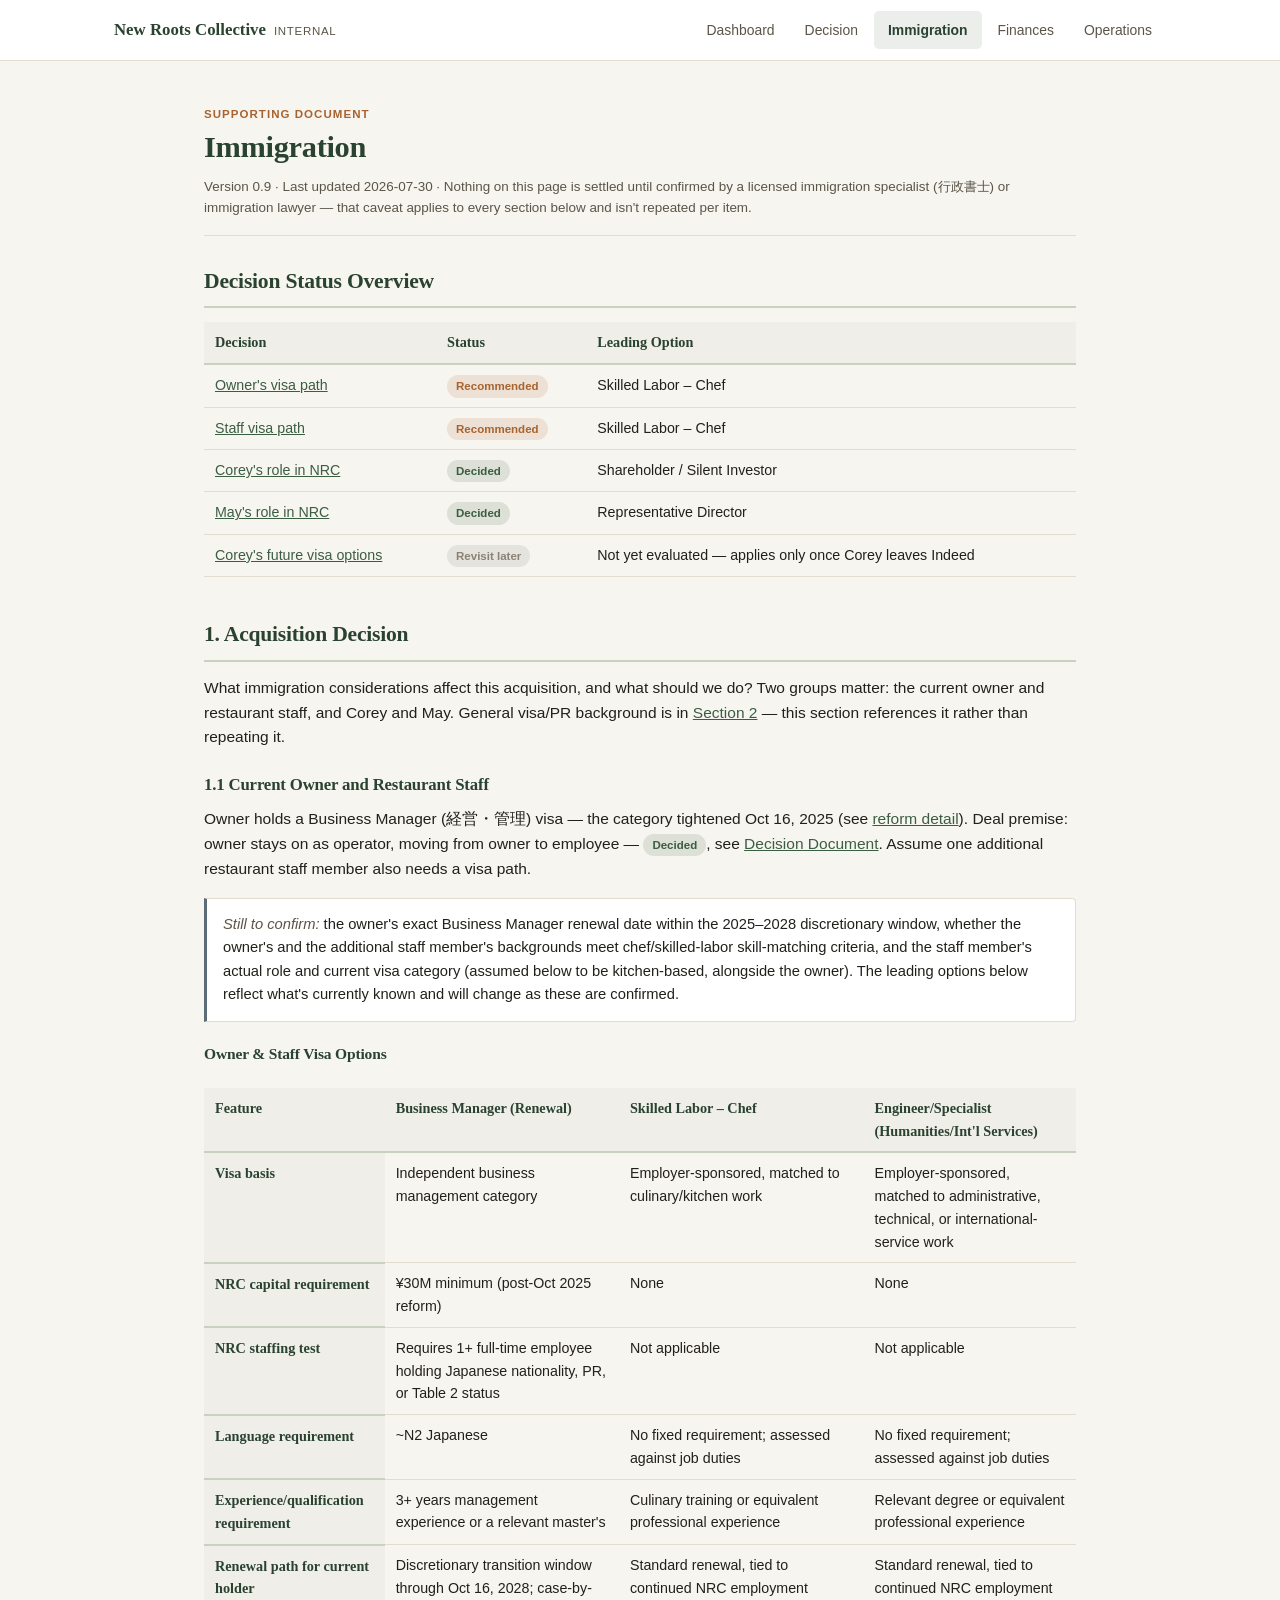
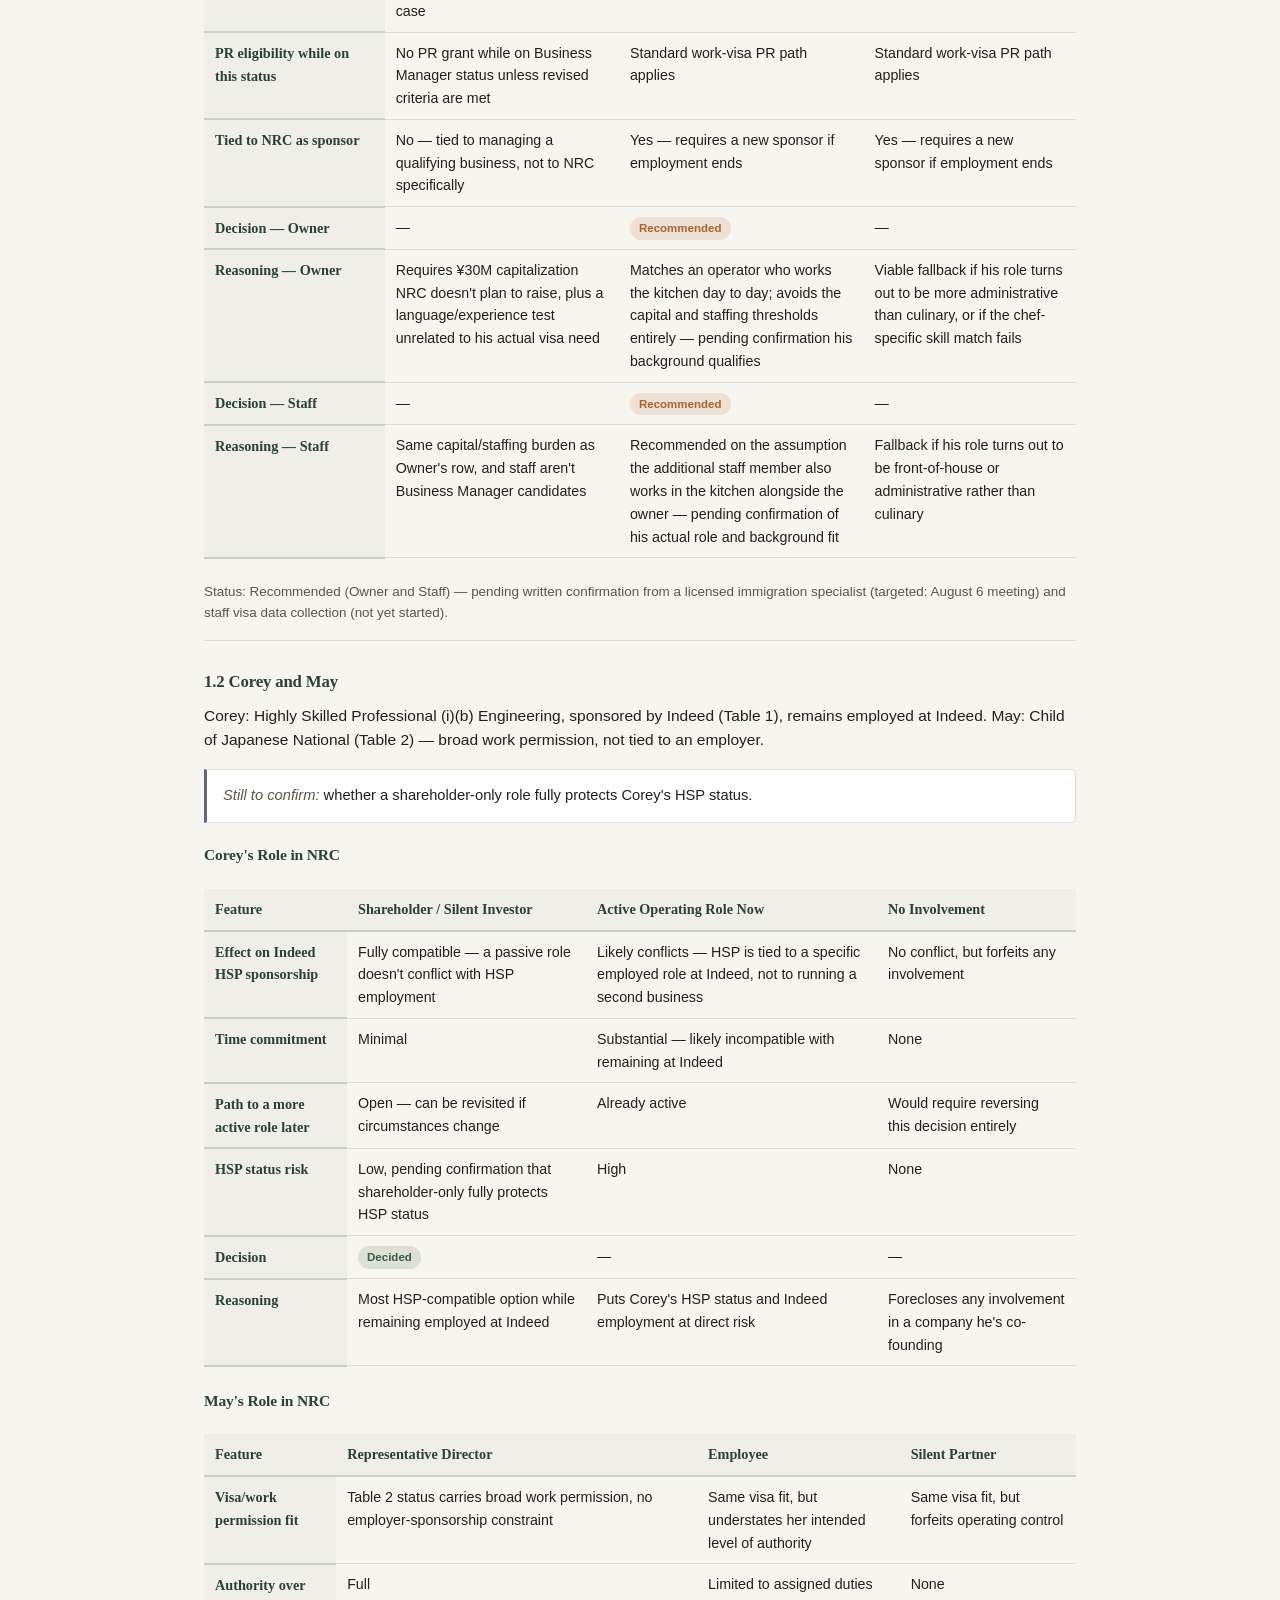
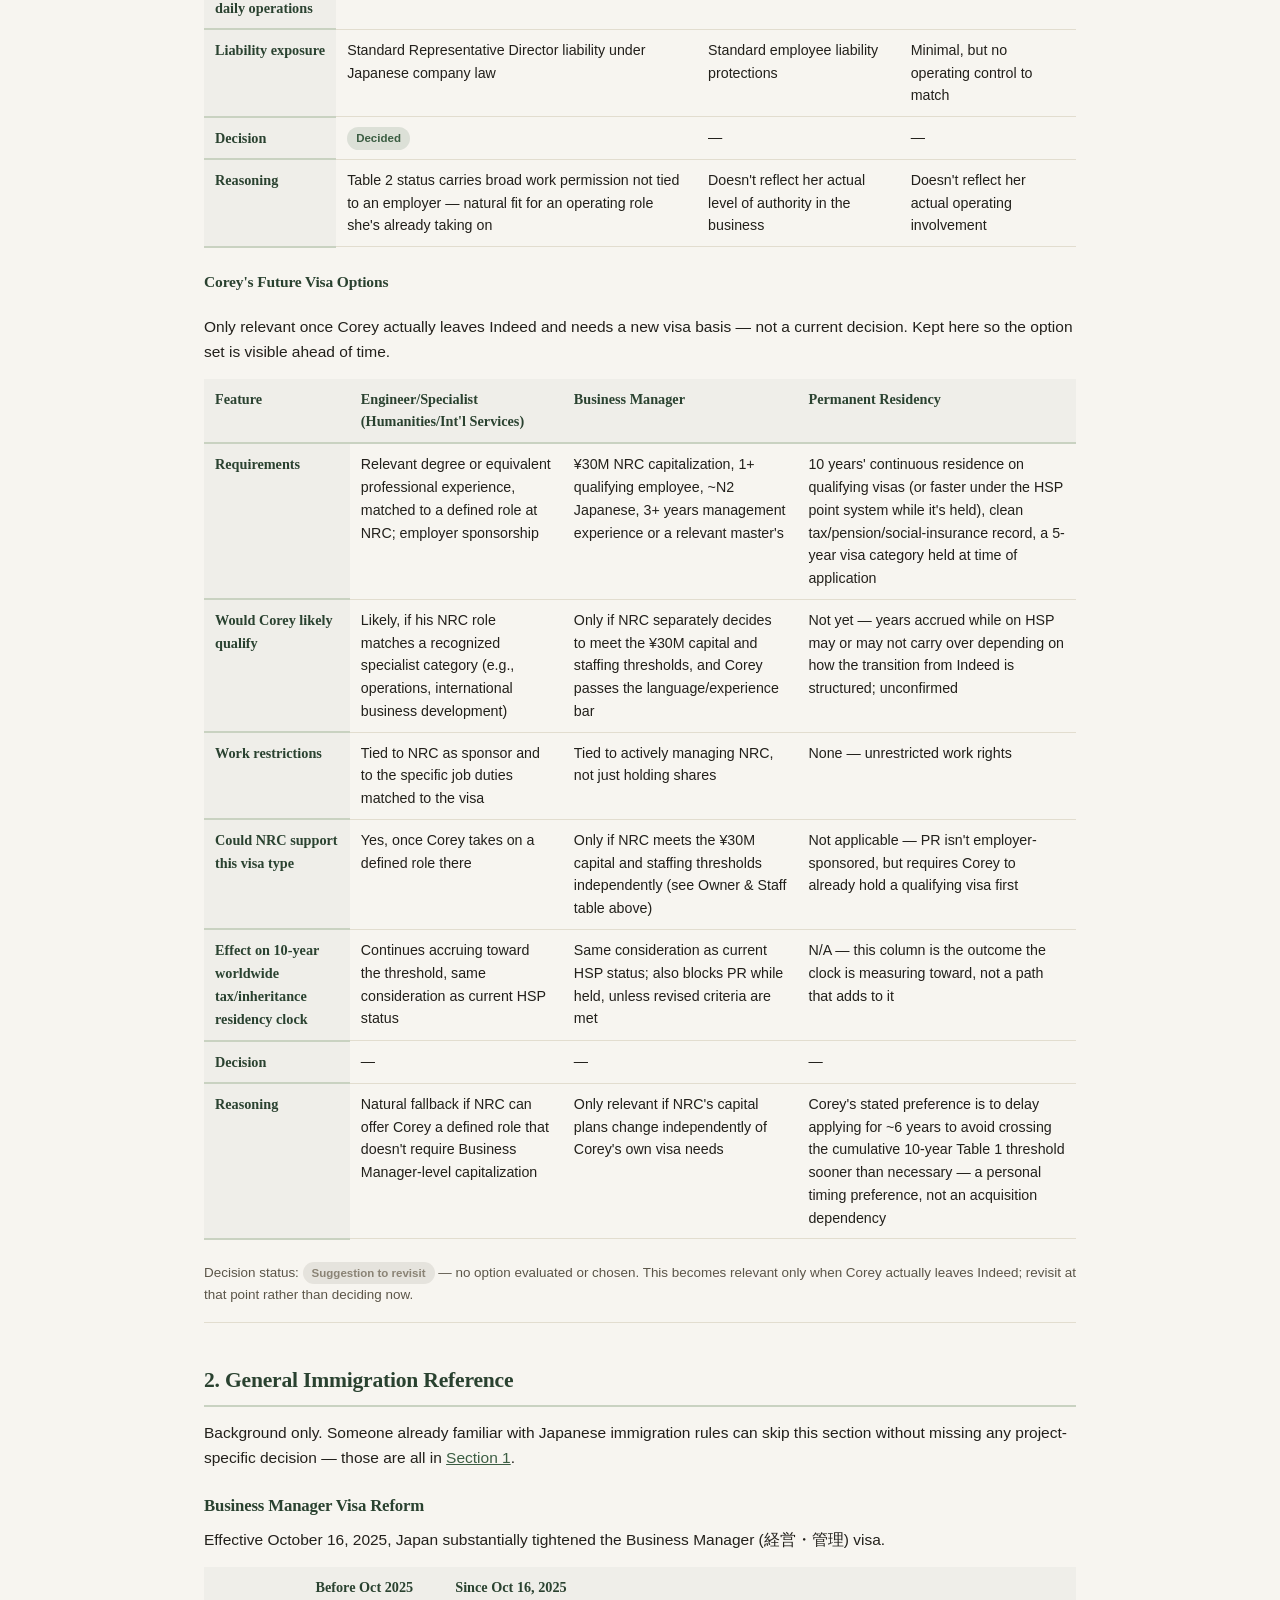
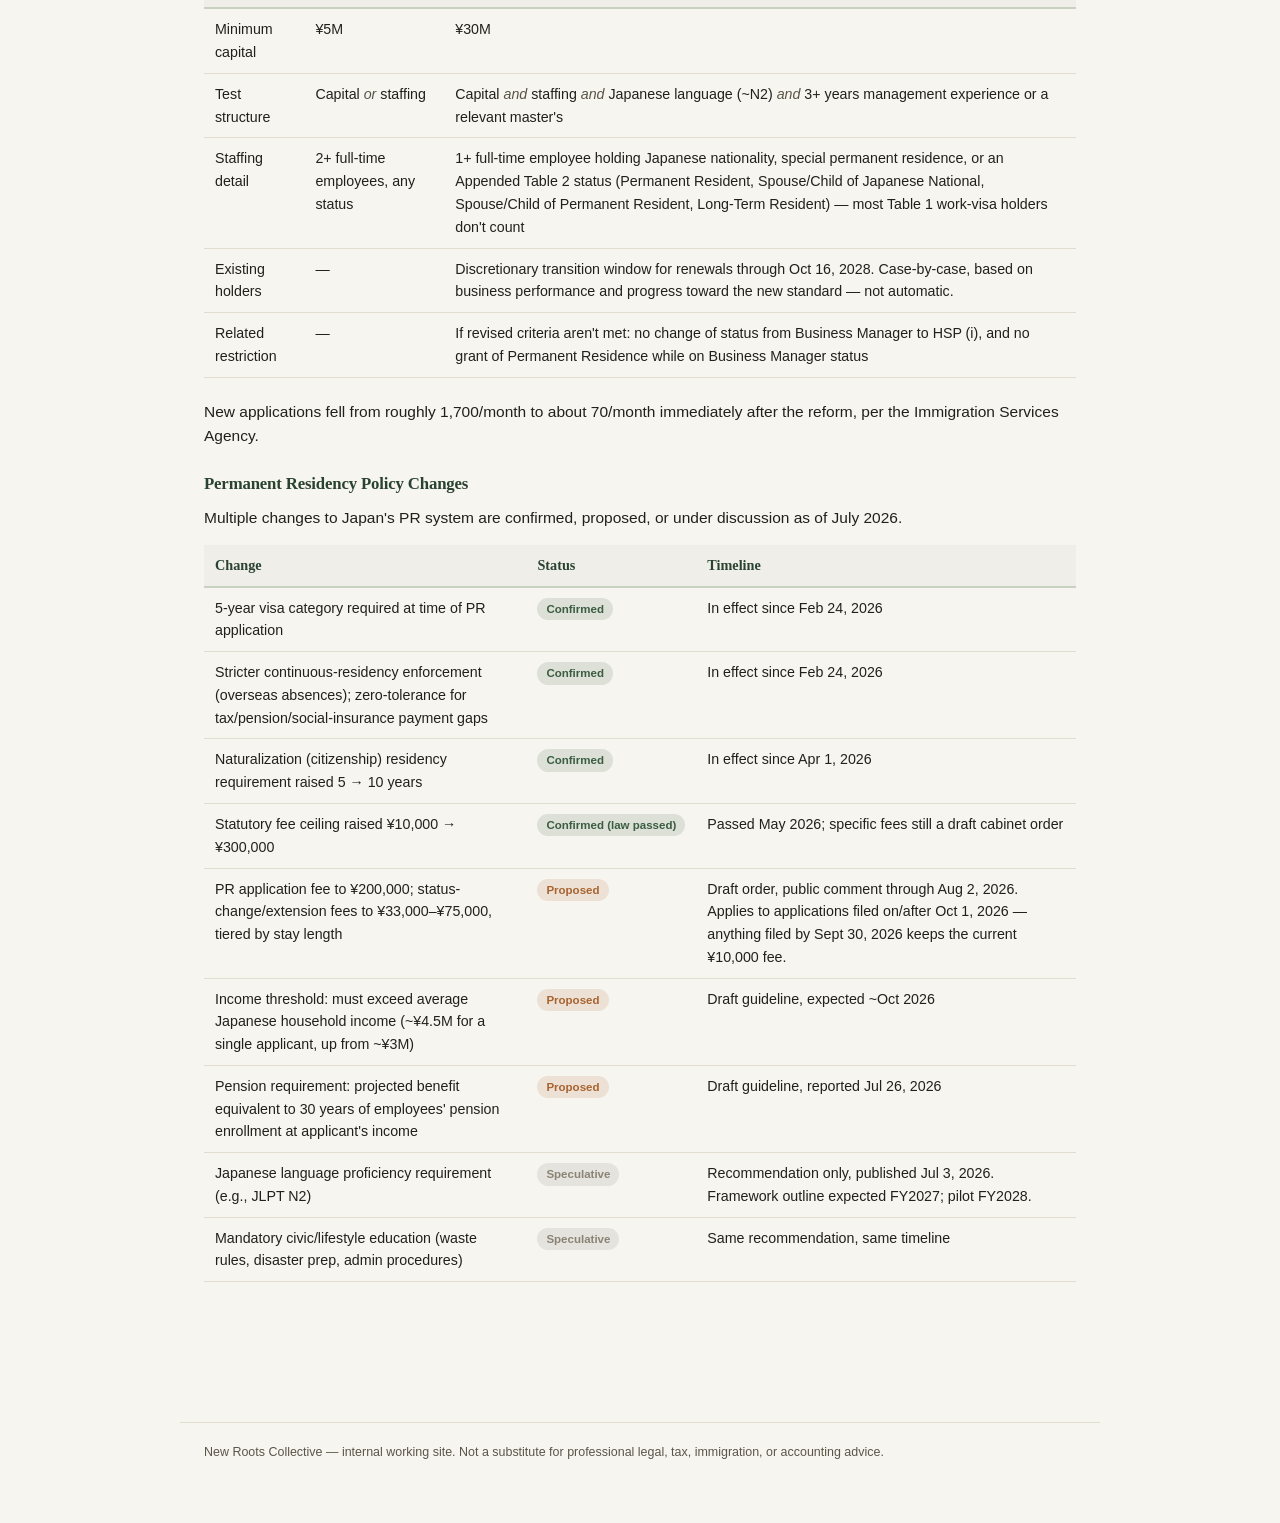
<file: pages/immigration.html>
<!DOCTYPE html>
<html lang="en">
<head>
<meta charset="UTF-8">
<meta name="viewport" content="width=device-width, initial-scale=1.0">
<title>Immigration — New Roots Collective</title>
<link rel="stylesheet" href="../css/style.css">
</head>
<body data-page="immigration">

<header class="topbar">
  <div class="topbar-inner">
    <a class="brand" href="../index.html">
      <span class="brand-mark">New Roots Collective</span>
      <span class="brand-sub">Internal</span>
    </a>
    <button class="nav-toggle" id="navToggle" aria-label="Toggle navigation"><span></span><span></span><span></span></button>
    <nav class="toplinks" id="topLinks">
      <a href="../index.html" data-nav="dashboard">Dashboard</a>
      <a href="decision.html" data-nav="decision">Decision</a>
      <a href="immigration.html" data-nav="immigration">Immigration</a>
      <a href="finances.html" data-nav="finances">Finances</a>
      <a href="operations.html" data-nav="operations">Operations</a>
    </nav>
  </div>
</header>

<main class="page">
  <div class="page-eyebrow">Supporting Document</div>
  <h1 class="page-title">Immigration</h1>
  <div class="page-meta">Version 0.9 · Last updated 2026-07-30 · Nothing on this page is settled until confirmed by a licensed immigration specialist (行政書士) or immigration lawyer — that caveat applies to every section below and isn't repeated per item.</div>

  <section id="decision-status-overview">
    <h2>Decision Status Overview</h2>
    <table>
      <tr><th>Decision</th><th>Status</th><th>Leading Option</th></tr>
      <tr>
        <td><a href="#11-current-owner-and-restaurant-staff">Owner's visa path</a></td>
        <td><span class="status status-proposed">Recommended</span></td>
        <td>Skilled Labor – Chef</td>
      </tr>
      <tr>
        <td><a href="#11-current-owner-and-restaurant-staff">Staff visa path</a></td>
        <td><span class="status status-proposed">Recommended</span></td>
        <td>Skilled Labor – Chef</td>
      </tr>
      <tr>
        <td><a href="#12-corey-and-may">Corey's role in NRC</a></td>
        <td><span class="status status-confirmed">Decided</span></td>
        <td>Shareholder / Silent Investor</td>
      </tr>
      <tr>
        <td><a href="#12-corey-and-may">May's role in NRC</a></td>
        <td><span class="status status-confirmed">Decided</span></td>
        <td>Representative Director</td>
      </tr>
      <tr>
        <td><a href="#12-corey-and-may">Corey's future visa options</a></td>
        <td><span class="status status-speculative">Revisit later</span></td>
        <td>Not yet evaluated — applies only once Corey leaves Indeed</td>
      </tr>
    </table>
  </section>

  <section id="1-acquisition-decision">
    <h2>1. Acquisition Decision</h2>
    <p>What immigration considerations affect this acquisition, and what should we do? Two groups matter: the current owner and restaurant staff, and Corey and May. General visa/PR background is in <a href="#2-general-immigration-reference">Section 2</a> — this section references it rather than repeating it.</p>

    <h3 id="11-current-owner-and-restaurant-staff">1.1 Current Owner and Restaurant Staff</h3>

    <p>Owner holds a Business Manager (経営・管理) visa — the category tightened Oct 16, 2025 (see <a href="#business-manager-visa-reform">reform detail</a>). Deal premise: owner stays on as operator, moving from owner to employee — <span class="status status-confirmed">Decided</span>, see <a href="decision.html">Decision Document</a>. Assume one additional restaurant staff member also needs a visa path.</p>

    <div class="callout note"><em>Still to confirm:</em> the owner's exact Business Manager renewal date within the 2025–2028 discretionary window, whether the owner's and the additional staff member's backgrounds meet chef/skilled-labor skill-matching criteria, and the staff member's actual role and current visa category (assumed below to be kitchen-based, alongside the owner). The leading options below reflect what's currently known and will change as these are confirmed.</div>

    <h4>Owner &amp; Staff Visa Options</h4>
    <table>
      <tr><th>Feature</th><th>Business Manager (Renewal)</th><th>Skilled Labor – Chef</th><th>Engineer/Specialist (Humanities/Int'l Services)</th></tr>
      <tr><th scope="row">Visa basis</th><td>Independent business management category</td><td>Employer-sponsored, matched to culinary/kitchen work</td><td>Employer-sponsored, matched to administrative, technical, or international-service work</td></tr>
      <tr><th scope="row">NRC capital requirement</th><td>¥30M minimum (post-Oct 2025 reform)</td><td>None</td><td>None</td></tr>
      <tr><th scope="row">NRC staffing test</th><td>Requires 1+ full-time employee holding Japanese nationality, PR, or Table 2 status</td><td>Not applicable</td><td>Not applicable</td></tr>
      <tr><th scope="row">Language requirement</th><td>~N2 Japanese</td><td>No fixed requirement; assessed against job duties</td><td>No fixed requirement; assessed against job duties</td></tr>
      <tr><th scope="row">Experience/qualification requirement</th><td>3+ years management experience or a relevant master's</td><td>Culinary training or equivalent professional experience</td><td>Relevant degree or equivalent professional experience</td></tr>
      <tr><th scope="row">Renewal path for current holder</th><td>Discretionary transition window through Oct 16, 2028; case-by-case</td><td>Standard renewal, tied to continued NRC employment</td><td>Standard renewal, tied to continued NRC employment</td></tr>
      <tr><th scope="row">PR eligibility while on this status</th><td>No PR grant while on Business Manager status unless revised criteria are met</td><td>Standard work-visa PR path applies</td><td>Standard work-visa PR path applies</td></tr>
      <tr><th scope="row">Tied to NRC as sponsor</th><td>No — tied to managing a qualifying business, not to NRC specifically</td><td>Yes — requires a new sponsor if employment ends</td><td>Yes — requires a new sponsor if employment ends</td></tr>
      <tr><th scope="row">Decision — Owner</th><td>—</td><td><span class="status status-proposed">Recommended</span></td><td>—</td></tr>
      <tr><th scope="row">Reasoning — Owner</th><td>Requires ¥30M capitalization NRC doesn't plan to raise, plus a language/experience test unrelated to his actual visa need</td><td>Matches an operator who works the kitchen day to day; avoids the capital and staffing thresholds entirely — pending confirmation his background qualifies</td><td>Viable fallback if his role turns out to be more administrative than culinary, or if the chef-specific skill match fails</td></tr>
      <tr><th scope="row">Decision — Staff</th><td>—</td><td><span class="status status-proposed">Recommended</span></td><td>—</td></tr>
      <tr><th scope="row">Reasoning — Staff</th><td>Same capital/staffing burden as Owner's row, and staff aren't Business Manager candidates</td><td>Recommended on the assumption the additional staff member also works in the kitchen alongside the owner — pending confirmation of his actual role and background fit</td><td>Fallback if his role turns out to be front-of-house or administrative rather than culinary</td></tr>
    </table>
    <p class="page-meta">Status: Recommended (Owner and Staff) — pending written confirmation from a licensed immigration specialist (targeted: August 6 meeting) and staff visa data collection (not yet started).</p>

    <h3 id="12-corey-and-may">1.2 Corey and May</h3>

    <p>Corey: Highly Skilled Professional (i)(b) Engineering, sponsored by Indeed (Table 1), remains employed at Indeed. May: Child of Japanese National (Table 2) — broad work permission, not tied to an employer.</p>

    <div class="callout note"><em>Still to confirm:</em> whether a shareholder-only role fully protects Corey's HSP status.</div>

    <h4>Corey's Role in NRC</h4>
    <table>
      <tr><th>Feature</th><th>Shareholder / Silent Investor</th><th>Active Operating Role Now</th><th>No Involvement</th></tr>
      <tr><th scope="row">Effect on Indeed HSP sponsorship</th><td>Fully compatible — a passive role doesn't conflict with HSP employment</td><td>Likely conflicts — HSP is tied to a specific employed role at Indeed, not to running a second business</td><td>No conflict, but forfeits any involvement</td></tr>
      <tr><th scope="row">Time commitment</th><td>Minimal</td><td>Substantial — likely incompatible with remaining at Indeed</td><td>None</td></tr>
      <tr><th scope="row">Path to a more active role later</th><td>Open — can be revisited if circumstances change</td><td>Already active</td><td>Would require reversing this decision entirely</td></tr>
      <tr><th scope="row">HSP status risk</th><td>Low, pending confirmation that shareholder-only fully protects HSP status</td><td>High</td><td>None</td></tr>
      <tr><th scope="row">Decision</th><td><span class="status status-confirmed">Decided</span></td><td>—</td><td>—</td></tr>
      <tr><th scope="row">Reasoning</th><td>Most HSP-compatible option while remaining employed at Indeed</td><td>Puts Corey's HSP status and Indeed employment at direct risk</td><td>Forecloses any involvement in a company he's co-founding</td></tr>
    </table>

    <h4>May's Role in NRC</h4>
    <table>
      <tr><th>Feature</th><th>Representative Director</th><th>Employee</th><th>Silent Partner</th></tr>
      <tr><th scope="row">Visa/work permission fit</th><td>Table 2 status carries broad work permission, no employer-sponsorship constraint</td><td>Same visa fit, but understates her intended level of authority</td><td>Same visa fit, but forfeits operating control</td></tr>
      <tr><th scope="row">Authority over daily operations</th><td>Full</td><td>Limited to assigned duties</td><td>None</td></tr>
      <tr><th scope="row">Liability exposure</th><td>Standard Representative Director liability under Japanese company law</td><td>Standard employee liability protections</td><td>Minimal, but no operating control to match</td></tr>
      <tr><th scope="row">Decision</th><td><span class="status status-confirmed">Decided</span></td><td>—</td><td>—</td></tr>
      <tr><th scope="row">Reasoning</th><td>Table 2 status carries broad work permission not tied to an employer — natural fit for an operating role she's already taking on</td><td>Doesn't reflect her actual level of authority in the business</td><td>Doesn't reflect her actual operating involvement</td></tr>
    </table>

    <h4>Corey's Future Visa Options</h4>
    <p>Only relevant once Corey actually leaves Indeed and needs a new visa basis — not a current decision. Kept here so the option set is visible ahead of time.</p>
    <table>
      <tr><th>Feature</th><th>Engineer/Specialist (Humanities/Int'l Services)</th><th>Business Manager</th><th>Permanent Residency</th></tr>
      <tr><th scope="row">Requirements</th><td>Relevant degree or equivalent professional experience, matched to a defined role at NRC; employer sponsorship</td><td>¥30M NRC capitalization, 1+ qualifying employee, ~N2 Japanese, 3+ years management experience or a relevant master's</td><td>10 years' continuous residence on qualifying visas (or faster under the HSP point system while it's held), clean tax/pension/social-insurance record, a 5-year visa category held at time of application</td></tr>
      <tr><th scope="row">Would Corey likely qualify</th><td>Likely, if his NRC role matches a recognized specialist category (e.g., operations, international business development)</td><td>Only if NRC separately decides to meet the ¥30M capital and staffing thresholds, and Corey passes the language/experience bar</td><td>Not yet — years accrued while on HSP may or may not carry over depending on how the transition from Indeed is structured; unconfirmed</td></tr>
      <tr><th scope="row">Work restrictions</th><td>Tied to NRC as sponsor and to the specific job duties matched to the visa</td><td>Tied to actively managing NRC, not just holding shares</td><td>None — unrestricted work rights</td></tr>
      <tr><th scope="row">Could NRC support this visa type</th><td>Yes, once Corey takes on a defined role there</td><td>Only if NRC meets the ¥30M capital and staffing thresholds independently (see Owner &amp; Staff table above)</td><td>Not applicable — PR isn't employer-sponsored, but requires Corey to already hold a qualifying visa first</td></tr>
      <tr><th scope="row">Effect on 10-year worldwide tax/inheritance residency clock</th><td>Continues accruing toward the threshold, same consideration as current HSP status</td><td>Same consideration as current HSP status; also blocks PR while held, unless revised criteria are met</td><td>N/A — this column is the outcome the clock is measuring toward, not a path that adds to it</td></tr>
      <tr><th scope="row">Decision</th><td>—</td><td>—</td><td>—</td></tr>
      <tr><th scope="row">Reasoning</th><td>Natural fallback if NRC can offer Corey a defined role that doesn't require Business Manager-level capitalization</td><td>Only relevant if NRC's capital plans change independently of Corey's own visa needs</td><td>Corey's stated preference is to delay applying for ~6 years to avoid crossing the cumulative 10-year Table 1 threshold sooner than necessary — a personal timing preference, not an acquisition dependency</td></tr>
    </table>
    <p class="page-meta">Decision status: <span class="status status-speculative">Suggestion to revisit</span> — no option evaluated or chosen. This becomes relevant only when Corey actually leaves Indeed; revisit at that point rather than deciding now.</p>
  </section>

  <section id="2-general-immigration-reference">
    <h2>2. General Immigration Reference</h2>
    <p>Background only. Someone already familiar with Japanese immigration rules can skip this section without missing any project-specific decision — those are all in <a href="#1-acquisition-decision">Section 1</a>.</p>

    <h3 id="business-manager-visa-reform">Business Manager Visa Reform</h3>
    <p>Effective October 16, 2025, Japan substantially tightened the Business Manager (経営・管理) visa.</p>
    <table>
      <tr><th></th><th>Before Oct 2025</th><th>Since Oct 16, 2025</th></tr>
      <tr><td>Minimum capital</td><td>¥5M</td><td>¥30M</td></tr>
      <tr><td>Test structure</td><td>Capital <em>or</em> staffing</td><td>Capital <em>and</em> staffing <em>and</em> Japanese language (~N2) <em>and</em> 3+ years management experience or a relevant master's</td></tr>
      <tr><td>Staffing detail</td><td>2+ full-time employees, any status</td><td>1+ full-time employee holding Japanese nationality, special permanent residence, or an Appended Table 2 status (Permanent Resident, Spouse/Child of Japanese National, Spouse/Child of Permanent Resident, Long-Term Resident) — most Table 1 work-visa holders don't count</td></tr>
      <tr><td>Existing holders</td><td>—</td><td>Discretionary transition window for renewals through Oct 16, 2028. Case-by-case, based on business performance and progress toward the new standard — not automatic.</td></tr>
      <tr><td>Related restriction</td><td>—</td><td>If revised criteria aren't met: no change of status from Business Manager to HSP (i), and no grant of Permanent Residence while on Business Manager status</td></tr>
    </table>
    <p>New applications fell from roughly 1,700/month to about 70/month immediately after the reform, per the Immigration Services Agency.</p>

    <h3 id="permanent-residency-policy-changes">Permanent Residency Policy Changes</h3>
    <p>Multiple changes to Japan's PR system are confirmed, proposed, or under discussion as of July 2026.</p>
    <table>
      <tr><th>Change</th><th>Status</th><th>Timeline</th></tr>
      <tr><td>5-year visa category required at time of PR application</td><td><span class="status status-confirmed">Confirmed</span></td><td>In effect since Feb 24, 2026</td></tr>
      <tr><td>Stricter continuous-residency enforcement (overseas absences); zero-tolerance for tax/pension/social-insurance payment gaps</td><td><span class="status status-confirmed">Confirmed</span></td><td>In effect since Feb 24, 2026</td></tr>
      <tr><td>Naturalization (citizenship) residency requirement raised 5 → 10 years</td><td><span class="status status-confirmed">Confirmed</span></td><td>In effect since Apr 1, 2026</td></tr>
      <tr><td>Statutory fee ceiling raised ¥10,000 → ¥300,000</td><td><span class="status status-confirmed">Confirmed (law passed)</span></td><td>Passed May 2026; specific fees still a draft cabinet order</td></tr>
      <tr><td>PR application fee to ¥200,000; status-change/extension fees to ¥33,000–¥75,000, tiered by stay length</td><td><span class="status status-proposed">Proposed</span></td><td>Draft order, public comment through Aug 2, 2026. Applies to applications filed on/after Oct 1, 2026 — anything filed by Sept 30, 2026 keeps the current ¥10,000 fee.</td></tr>
      <tr><td>Income threshold: must exceed average Japanese household income (~¥4.5M for a single applicant, up from ~¥3M)</td><td><span class="status status-proposed">Proposed</span></td><td>Draft guideline, expected ~Oct 2026</td></tr>
      <tr><td>Pension requirement: projected benefit equivalent to 30 years of employees' pension enrollment at applicant's income</td><td><span class="status status-proposed">Proposed</span></td><td>Draft guideline, reported Jul 26, 2026</td></tr>
      <tr><td>Japanese language proficiency requirement (e.g., JLPT N2)</td><td><span class="status status-speculative">Speculative</span></td><td>Recommendation only, published Jul 3, 2026. Framework outline expected FY2027; pilot FY2028.</td></tr>
      <tr><td>Mandatory civic/lifestyle education (waste rules, disaster prep, admin procedures)</td><td><span class="status status-speculative">Speculative</span></td><td>Same recommendation, same timeline</td></tr>
    </table>
  </section>

</main>

<footer class="site-foot">
  New Roots Collective — internal working site. Not a substitute for professional legal, tax, immigration, or accounting advice.
</footer>

<script src="../js/main.js"></script>
</body>
</html>
</file>
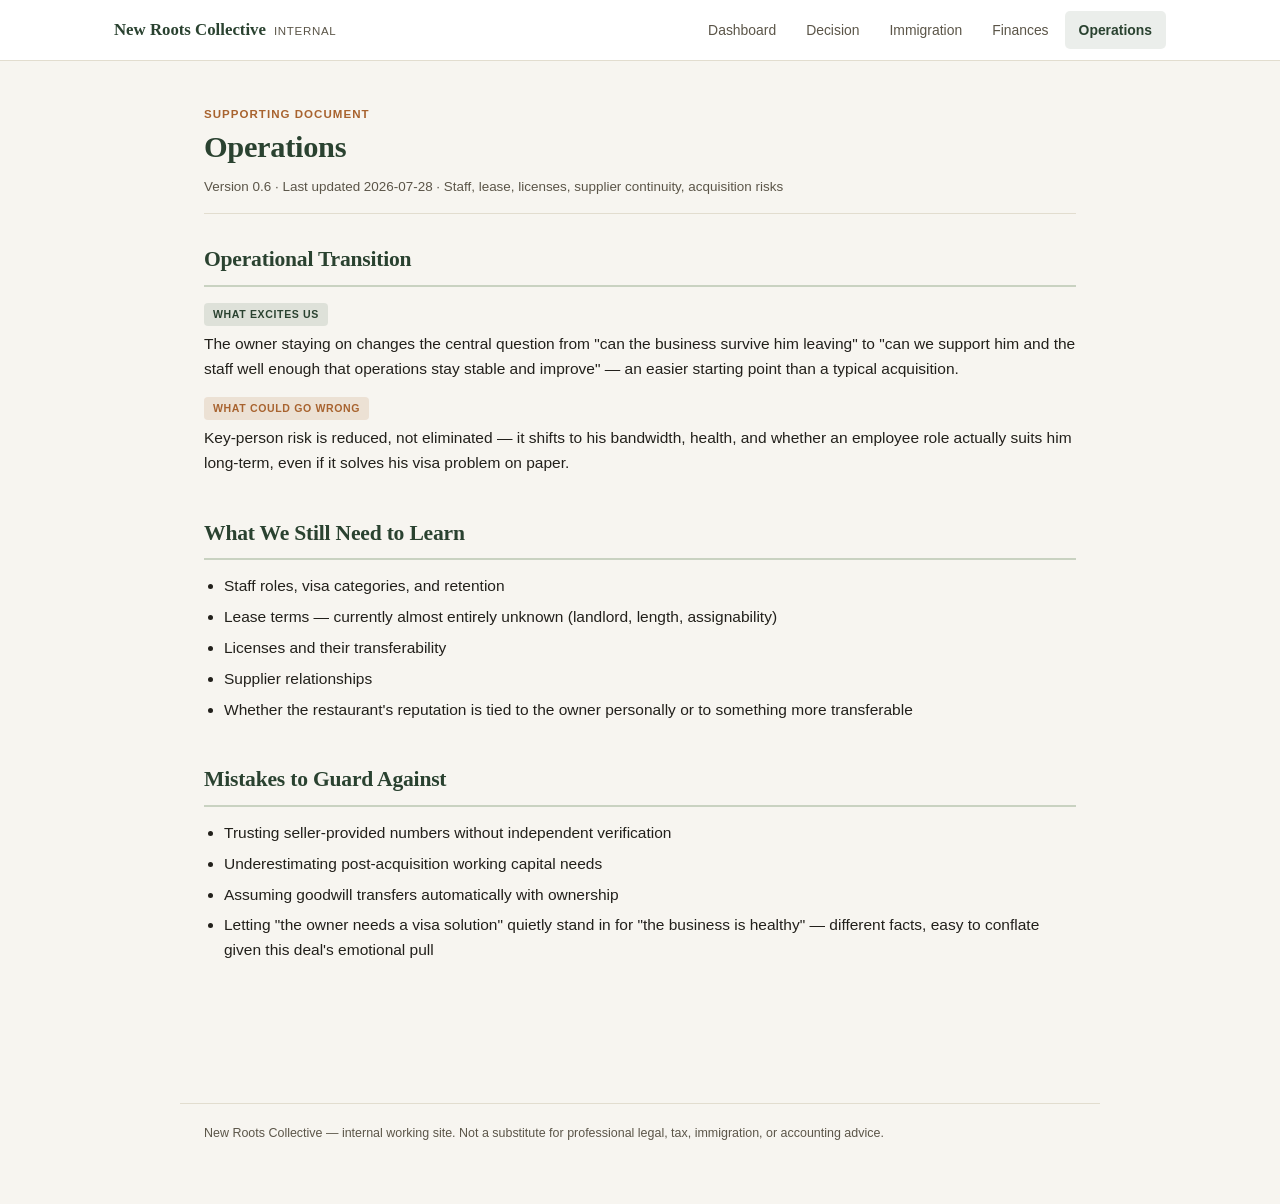
<file: pages/operations.html>
<!DOCTYPE html>
<html lang="en">
<head>
<meta charset="UTF-8">
<meta name="viewport" content="width=device-width, initial-scale=1.0">
<title>Operations — New Roots Collective</title>
<link rel="stylesheet" href="../css/style.css">
</head>
<body data-page="operations">

<header class="topbar">
  <div class="topbar-inner">
    <a class="brand" href="../index.html">
      <span class="brand-mark">New Roots Collective</span>
      <span class="brand-sub">Internal</span>
    </a>
    <button class="nav-toggle" id="navToggle" aria-label="Toggle navigation"><span></span><span></span><span></span></button>
    <nav class="toplinks" id="topLinks">
      <a href="../index.html" data-nav="dashboard">Dashboard</a>
      <a href="decision.html" data-nav="decision">Decision</a>
      <a href="immigration.html" data-nav="immigration">Immigration</a>
      <a href="finances.html" data-nav="finances">Finances</a>
      <a href="operations.html" data-nav="operations">Operations</a>
    </nav>
  </div>
</header>

<main class="page">
  <div class="page-eyebrow">Supporting Document</div>
  <h1 class="page-title">Operations</h1>
  <div class="page-meta">Version 0.6 · Last updated 2026-07-28 · Staff, lease, licenses, supplier continuity, acquisition risks</div>

  <section id="transition">
    <h2>Operational Transition</h2>
    <div class="tri-block"><span class="tri tri-excite">What excites us</span><p>The owner staying on changes the central question from "can the business survive him leaving" to "can we support him and the staff well enough that operations stay stable and improve" — an easier starting point than a typical acquisition.</p></div>
    <div class="tri-block"><span class="tri tri-risk">What could go wrong</span><p>Key-person risk is reduced, not eliminated — it shifts to his bandwidth, health, and whether an employee role actually suits him long-term, even if it solves his visa problem on paper.</p></div>
  </section>

  <section id="open-items">
    <h2>What We Still Need to Learn</h2>
    <ul>
      <li>Staff roles, visa categories, and retention</li>
      <li>Lease terms — currently almost entirely unknown (landlord, length, assignability)</li>
      <li>Licenses and their transferability</li>
      <li>Supplier relationships</li>
      <li>Whether the restaurant's reputation is tied to the owner personally or to something more transferable</li>
    </ul>
  </section>

  <section id="mistakes">
    <h2>Mistakes to Guard Against</h2>
    <ul>
      <li>Trusting seller-provided numbers without independent verification</li>
      <li>Underestimating post-acquisition working capital needs</li>
      <li>Assuming goodwill transfers automatically with ownership</li>
      <li>Letting "the owner needs a visa solution" quietly stand in for "the business is healthy" — different facts, easy to conflate given this deal's emotional pull</li>
    </ul>
  </section>

</main>

<footer class="site-foot">
  New Roots Collective — internal working site. Not a substitute for professional legal, tax, immigration, or accounting advice.
</footer>

<script src="../js/main.js"></script>
</body>
</html>
</file>
<file: css/style.css>
:root{
  --paper:#F7F5F0;
  --surface:#FFFFFF;
  --ink:#22201B;
  --ink-soft:#5B5548;
  --root-green:#3B5D42;
  --root-green-deep:#2A4230;
  --soil:#A8632F;
  --sage:#C9D2C1;
  --slate:#5C6B78;
  --line:#E2DDCF;
  --confirmed:#3B5D42;
  --proposed:#A8632F;
  --speculative:#8A8375;
  --max-w:920px;
  --radius:6px;
}
*{box-sizing:border-box;}
html{scroll-behavior:smooth;}
body{
  margin:0;
  background:var(--paper);
  color:var(--ink);
  font-family:-apple-system,BlinkMacSystemFont,"Segoe UI",Helvetica,Arial,sans-serif;
  font-size:15.5px;
  line-height:1.6;
}
h1,h2,h3,h4{
  font-family:Georgia,"Iowan Old Style","Palatino Linotype",serif;
  color:var(--root-green-deep);
  font-weight:600;
  letter-spacing:-0.01em;
}
a{color:var(--root-green);}
code{background:var(--sage); padding:1px 5px; border-radius:3px; font-size:0.85em;}

/* ---------- Top navigation ---------- */
header.topbar{
  background:var(--surface);
  border-bottom:1px solid var(--line);
  position:sticky; top:0; z-index:50;
}
.topbar-inner{
  max-width:1100px; margin:0 auto; padding:0 24px;
  display:flex; align-items:center; justify-content:space-between; height:60px;
}
.brand{display:flex; align-items:baseline; gap:8px; text-decoration:none;}
.brand-mark{font-family:Georgia,serif; font-weight:700; color:var(--root-green-deep); font-size:1.05rem;}
.brand-sub{font-size:0.72rem; color:var(--ink-soft); text-transform:uppercase; letter-spacing:0.06em;}
nav.toplinks{display:flex; gap:2px;}
nav.toplinks a{
  text-decoration:none; color:var(--ink-soft); font-size:0.87rem; font-weight:500;
  padding:8px 14px; border-radius:5px; transition:background .15s ease, color .15s ease;
}
nav.toplinks a:hover{background:var(--paper); color:var(--root-green-deep);}
nav.toplinks a.active{color:var(--root-green-deep); background:rgba(59,93,66,0.10); font-weight:700;}
.nav-toggle{display:none; background:none; border:none; cursor:pointer; padding:6px;}
.nav-toggle span{display:block; width:20px; height:2px; background:var(--ink); margin:4px 0;}

@media (max-width:800px){
  nav.toplinks{
    display:none; position:absolute; top:60px; left:0; right:0;
    background:var(--surface); border-bottom:1px solid var(--line);
    flex-direction:column; padding:8px;
  }
  nav.toplinks.open{display:flex;}
  .nav-toggle{display:block;}
}

/* ---------- Page shell ---------- */
main.page{max-width:var(--max-w); margin:0 auto; padding:44px 24px 100px;}
.page-eyebrow{
  font-size:0.72rem; text-transform:uppercase; letter-spacing:0.09em; color:var(--soil);
  font-weight:700; margin-bottom:6px;
}
.page-title{font-size:1.9rem; margin:0 0 10px; line-height:1.2;}
.page-meta{font-size:0.84rem; color:var(--ink-soft); margin-bottom:28px; border-bottom:1px solid var(--line); padding-bottom:16px;}

section{scroll-margin-top:76px; margin-bottom:40px;}
section h2{font-size:1.35rem; margin:0 0 14px; border-bottom:2px solid var(--sage); padding-bottom:8px;}
h3{font-size:1.05rem; margin:22px 0 8px;}
p{margin:0 0 14px;}
ul{margin:0 0 16px; padding-left:20px;}
li{margin-bottom:6px;}
strong{color:var(--ink);}
em{color:var(--ink-soft);}

/* ---------- Tables ---------- */
table{width:100%; border-collapse:collapse; margin:14px 0 22px; font-size:0.89rem;}
th,td{text-align:left; padding:9px 11px; border-bottom:1px solid var(--line); vertical-align:top;}
th{font-family:Georgia,serif; color:var(--root-green-deep); font-weight:600; border-bottom:2px solid var(--sage); background:rgba(59,93,66,0.04);}
tr:last-child td{border-bottom:1px solid var(--line);}

/* ---------- Callouts ---------- */
.callout{
  background:var(--surface); border:1px solid var(--line); border-left:3px solid var(--soil);
  padding:14px 16px; border-radius:0 4px 4px 0; margin:16px 0; font-size:0.92rem;
}
.callout.note{border-left-color:var(--slate);}
.callout.good{border-left-color:var(--root-green);}

/* ---------- Upside / risk / unknown tags ---------- */
.tri{display:inline-block; font-size:0.66rem; text-transform:uppercase; letter-spacing:0.06em; font-weight:700; padding:3px 9px; border-radius:4px; margin-bottom:6px;}
.tri-excite{background:rgba(59,93,66,0.13); color:var(--root-green-deep);}
.tri-risk{background:rgba(168,99,47,0.14); color:var(--soil);}
.tri-unknown{background:rgba(92,107,120,0.13); color:var(--slate);}
.tri-block{margin-bottom:14px;}
.tri-block p{margin:0;}

/* ---------- Status badges (confirmed/proposed/speculative; reused for satisfied/in-progress/not-started) ---------- */
.status{display:inline-block; font-size:0.72rem; font-weight:700; padding:2px 9px; border-radius:999px; white-space:nowrap;}
.status-confirmed{background:rgba(59,93,66,0.14); color:var(--confirmed);}
.status-proposed{background:rgba(168,99,47,0.14); color:var(--proposed);}
.status-speculative{background:rgba(138,131,117,0.16); color:var(--speculative);}

/* ---------- Current State (decision.html) ---------- */
.current-state{
  background:var(--surface); border:1px solid var(--line); border-radius:8px;
  padding:24px 26px; margin-bottom:36px;
}
.current-state-grid{
  display:grid; grid-template-columns:1.3fr 1fr; gap:30px; align-items:start;
}
@media (max-width:800px){
  .current-state-grid{grid-template-columns:1fr;}
}
.current-state-meta{font-size:0.9rem; margin-bottom:16px;}
.current-state-meta .rec-badge{margin-bottom:0;}
.current-state h4{font-size:0.85rem; text-transform:uppercase; letter-spacing:0.04em; margin:18px 0 6px; color:var(--root-green-deep);}
.current-state h4:first-of-type{margin-top:0;}
.current-state-checklist table{margin-top:6px; font-size:0.85rem;}
.current-state-checklist th,.current-state-checklist td{padding:8px 9px;}

/* ---------- Checklist ---------- */
.checklist{list-style:none; padding-left:0;}
.checklist li{padding-left:26px; position:relative; font-size:0.93rem;}
.checklist li::before{content:""; position:absolute; left:0; top:3px; width:15px; height:15px; border:1.5px solid var(--soil); border-radius:3px;}

/* ---------- Cross-links ---------- */
.see-also{font-size:0.85rem; color:var(--ink-soft); margin:10px 0 20px;}
.see-also a{font-weight:600;}

/* ---------- Dashboard ---------- */
.dash-hero{
  background:var(--surface); border:1px solid var(--line); border-radius:8px;
  padding:26px 28px; margin-bottom:28px;
}
.dash-hero h1{font-size:1.7rem; margin:0 0 6px;}
.dash-hero .sub{color:var(--ink-soft); font-size:0.9rem; margin-bottom:18px;}
.rec-row{display:flex; gap:24px; flex-wrap:wrap; align-items:flex-start;}
.rec-badge{
  background:rgba(59,93,66,0.1); color:var(--root-green-deep); font-weight:700;
  font-size:0.78rem; text-transform:uppercase; letter-spacing:0.06em;
  padding:6px 12px; border-radius:999px; display:inline-block; margin-bottom:10px;
}
.rec-text{flex:1; min-width:260px; font-size:0.95rem;}
.rec-meta{font-size:0.82rem; color:var(--ink-soft); min-width:160px;}

.card-grid{display:grid; grid-template-columns:repeat(auto-fit,minmax(220px,1fr)); gap:16px; margin-bottom:32px;}
.card{
  background:var(--surface); border:1px solid var(--line); border-radius:8px; padding:18px 20px;
  text-decoration:none; color:var(--ink); display:block; transition:border-color .15s ease, transform .15s ease;
}
.card:hover{border-color:var(--root-green); transform:translateY(-1px);}
.card .card-title{font-family:Georgia,serif; color:var(--root-green-deep); font-size:1.05rem; margin-bottom:6px;}
.card .card-desc{font-size:0.85rem; color:var(--ink-soft); margin:0;}

.dash-section{margin-bottom:32px;}
.dash-section h2{font-size:1.1rem; border-bottom:1px solid var(--line); padding-bottom:8px; margin-bottom:14px; color:var(--root-green-deep);}

footer.site-foot{
  max-width:var(--max-w); margin:0 auto; padding:20px 24px 60px;
  font-size:0.78rem; color:var(--ink-soft); border-top:1px solid var(--line);
}
</file>
